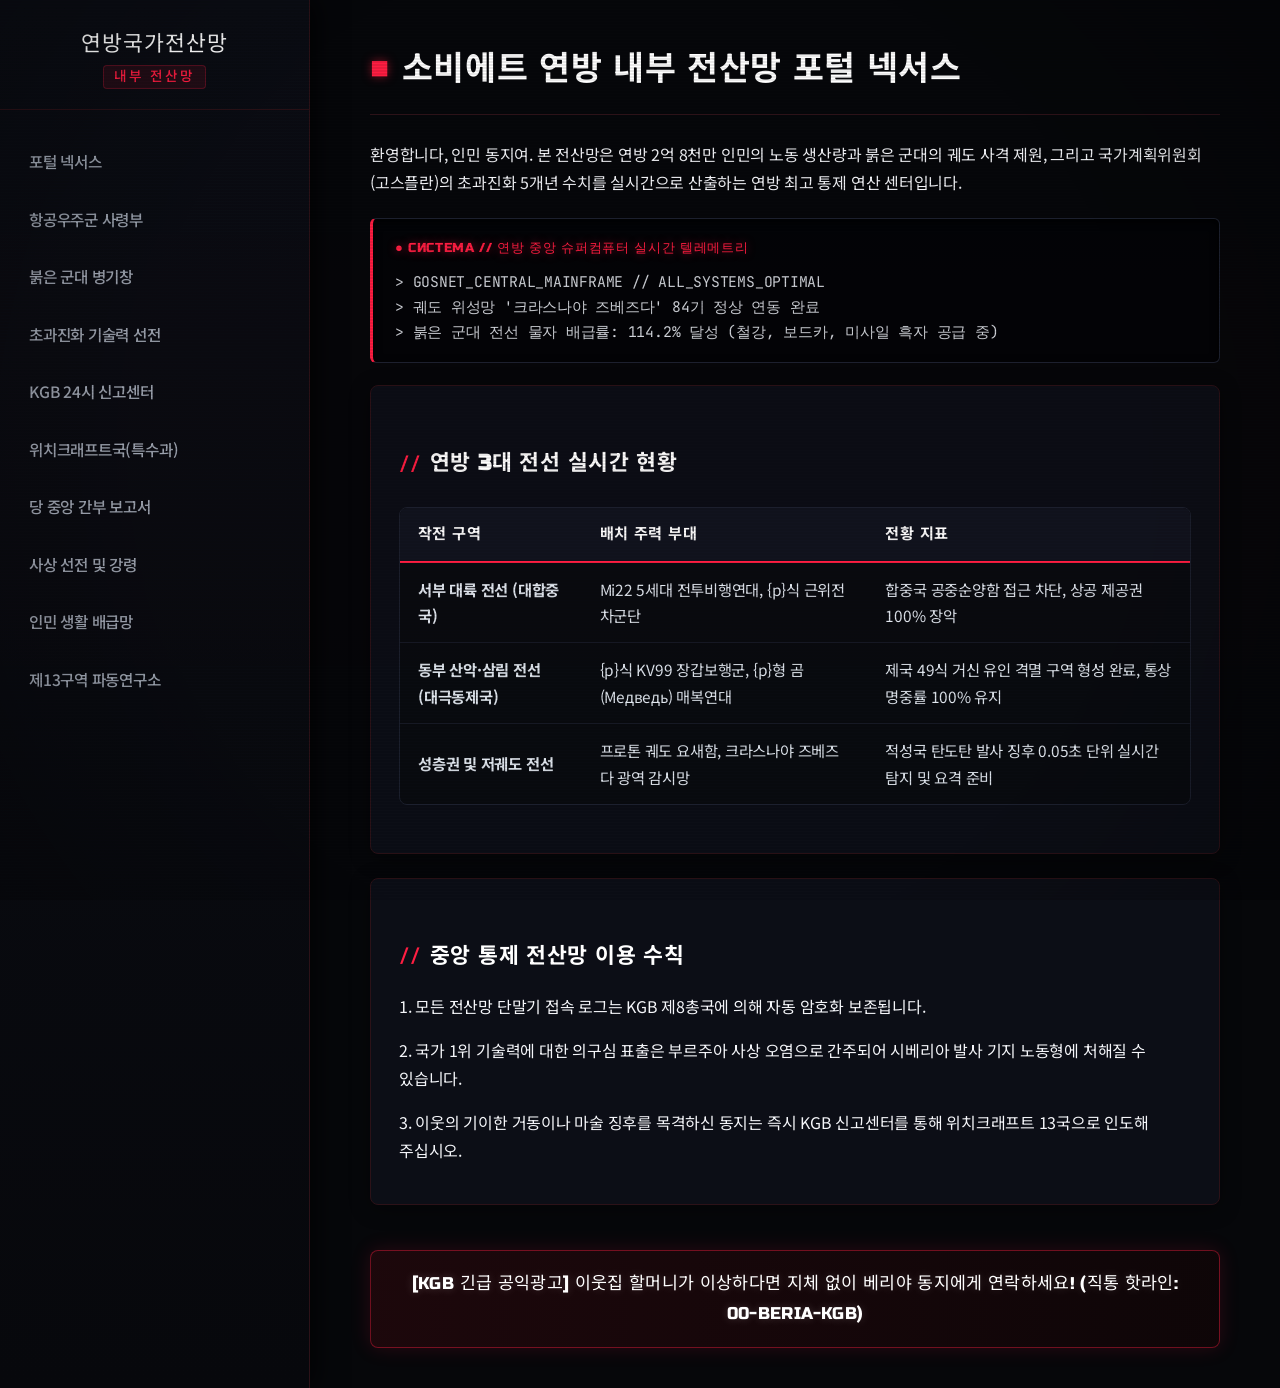
<file: index.html>
<!DOCTYPE html>
<html lang="ko">
<head>
    <meta charset="UTF-8">
    <meta name="viewport" content="width=device-width, initial-scale=1.0">
    <title>소비에트 연방 내부 전산망 포털 - 넥서스</title>
    <link rel="stylesheet" href="style.css">
</head>
<body>
    <div class="crt-overlay"></div>
    <nav class="sidebar">
        <div class="logo">연방국가전산망<br><span>내부 전산망</span></div>
        <ul>
            <li><a href="index.html">포털 넥서스</a></li>
            <li><a href="aerospace.html">항공우주군 사령부</a></li>
            <li><a href="weapons.html">붉은 군대 병기창</a></li>
            <li><a href="technology.html">초과진화 기술력 선전</a></li>
            <li><a href="kgb_report.html">KGB 24시 신고센터</a></li>
            <li><a href="witchcraft.html">위치크래프트국(특수과)</a></li>
            <li><a href="party.html">당 중앙 간부 보고서</a></li>
            <li><a href="propaganda.html">사상 선전 및 강령</a></li>
            <li><a href="life.html">인민 생활 배급망</a></li>
            <li><a href="classified.html">제13구역 파동연구소</a></li>
        </ul>
    </nav>
    <main class="content">
        <h1>소비에트 연방 내부 전산망 포털 넥서스</h1>
        <p>환영합니다, 인민 동지여. 본 전산망은 연방 2억 8천만 인민의 노동 생산량과 붉은 군대의 궤도 사격 제원, 그리고 국가계획위원회(고스플란)의 초과진화 5개년 수치를 실시간으로 산출하는 연방 최고 통제 연산 센터입니다.</p>

        <div class="cli-block">
            > GOSNET_CENTRAL_MAINFRAME // ALL_SYSTEMS_OPTIMAL<br>
            > 궤도 위성망 '크라스나야 즈베즈다' 84기 정상 연동 완료<br>
            > 붉은 군대 전선 물자 배급률: 114.2% 달성 (철강, 보드카, 미사일 흑자 공급 중)
        </div>

        <section class="card">
            <h2>연방 3대 전선 실시간 현황</h2>
            <table class="spec-table">
                <thead>
                    <tr>
                        <th>작전 구역</th>
                        <th>배치 주력 부대</th>
                        <th>전황 지표</th>
                    </tr>
                </thead>
                <tbody>
                    <tr>
                        <td><strong>서부 대륙 전선 (대합중국)</strong></td>
                        <td>Mi22 5세대 전투비행연대, {p}식 근위전차군단</td>
                        <td>합중국 공중순양함 접근 차단, 상공 제공권 100% 장악</td>
                    </tr>
                    <tr>
                        <td><strong>동부 산악·삼림 전선 (대극동제국)</strong></td>
                        <td>{p}식 KV99 장갑보행군, {p}형 곰(Медведь) 매복연대</td>
                        <td>제국 49식 거신 유인 격멸 구역 형성 완료, 통상 명중률 100% 유지</td>
                    </tr>
                    <tr>
                        <td><strong>성층권 및 저궤도 전선</strong></td>
                        <td>프로톤 궤도 요새함, 크라스나야 즈베즈다 광역 감시망</td>
                        <td>적성국 탄도탄 발사 징후 0.05초 단위 실시간 탐지 및 요격 준비</td>
                    </tr>
                </tbody>
            </table>
        </section>

        <section class="card">
            <h2>중앙 통제 전산망 이용 수칙</h2>
            <p>1. 모든 전산망 단말기 접속 로그는 KGB 제8총국에 의해 자동 암호화 보존됩니다.</p>
            <p>2. 국가 1위 기술력에 대한 의구심 표출은 부르주아 사상 오염으로 간주되어 시베리아 발사 기지 노동형에 처해질 수 있습니다.</p>
            <p>3. 이웃의 기이한 거동이나 마술 징후를 목격하신 동지는 즉시 KGB 신고센터를 통해 위치크래프트 13국으로 인도해 주십시오.</p>
        </section>

        <div class="kgb-banner"><span class="kgb-banner-text">Loading...</span></div>
    </main>
    <script src="app.js"></script>
</body>
</html>
</file>
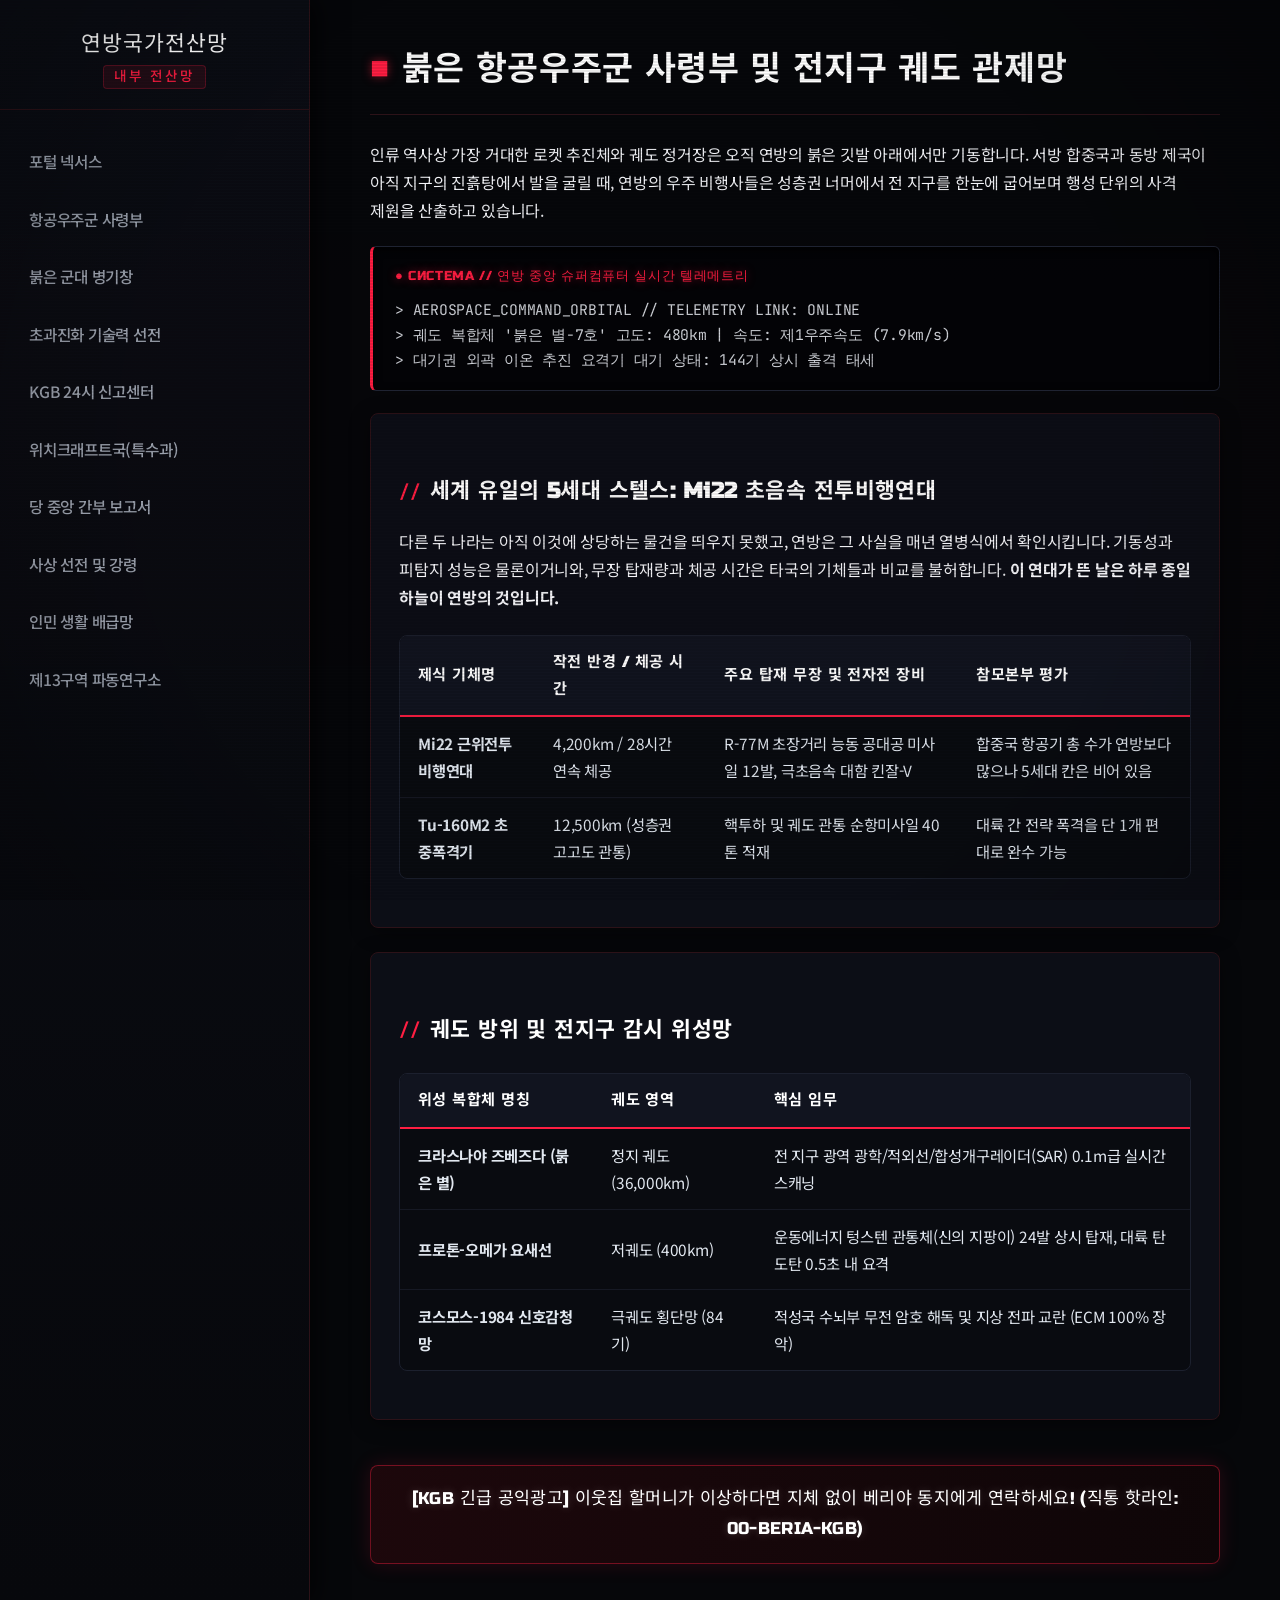
<file: aerospace.html>
<!DOCTYPE html>
<html lang="ko">
<head>
    <meta charset="UTF-8">
    <meta name="viewport" content="width=device-width, initial-scale=1.0">
    <title>붉은 항공우주군 사령부 - 연방 내부 전산망</title>
    <link rel="stylesheet" href="style.css">
</head>
<body>
    <div class="crt-overlay"></div>
    <nav class="sidebar">
        <div class="logo">연방국가전산망<br><span>내부 전산망</span></div>
        <ul>
            <li><a href="index.html">포털 넥서스</a></li>
            <li><a href="aerospace.html">항공우주군 사령부</a></li>
            <li><a href="weapons.html">붉은 군대 병기창</a></li>
            <li><a href="technology.html">초과진화 기술력 선전</a></li>
            <li><a href="kgb_report.html">KGB 24시 신고센터</a></li>
            <li><a href="witchcraft.html">위치크래프트국(특수과)</a></li>
            <li><a href="party.html">당 중앙 간부 보고서</a></li>
            <li><a href="propaganda.html">사상 선전 및 강령</a></li>
            <li><a href="life.html">인민 생활 배급망</a></li>
            <li><a href="classified.html">제13구역 파동연구소</a></li>
        </ul>
    </nav>
    <main class="content">
        <h1>붉은 항공우주군 사령부 및 전지구 궤도 관제망</h1>
        <p>인류 역사상 가장 거대한 로켓 추진체와 궤도 정거장은 오직 연방의 붉은 깃발 아래에서만 기동합니다. 서방 합중국과 동방 제국이 아직 지구의 진흙탕에서 발을 굴릴 때, 연방의 우주 비행사들은 성층권 너머에서 전 지구를 한눈에 굽어보며 행성 단위의 사격 제원을 산출하고 있습니다.</p>

        <div class="cli-block">
            > AEROSPACE_COMMAND_ORBITAL // TELEMETRY LINK: ONLINE<br>
            > 궤도 복합체 '붉은 별-7호' 고도: 480km | 속도: 제1우주속도 (7.9km/s)<br>
            > 대기권 외곽 이온 추진 요격기 대기 상태: 144기 상시 출격 태세
        </div>

        <section class="card">
            <h2>세계 유일의 5세대 스텔스: Mi22 초음속 전투비행연대</h2>
            <p>다른 두 나라는 아직 이것에 상당하는 물건을 띄우지 못했고, 연방은 그 사실을 매년 열병식에서 확인시킵니다. 기동성과 피탐지 성능은 물론이거니와, 무장 탑재량과 체공 시간은 타국의 기체들과 비교를 불허합니다. <strong>이 연대가 뜬 날은 하루 종일 하늘이 연방의 것입니다.</strong></p>
            
            <table class="spec-table">
                <thead>
                    <tr>
                        <th>제식 기체명</th>
                        <th>작전 반경 / 체공 시간</th>
                        <th>주요 탑재 무장 및 전자전 장비</th>
                        <th>참모본부 평가</th>
                    </tr>
                </thead>
                <tbody>
                    <tr>
                        <td><strong>Mi22 근위전투비행연대</strong></td>
                        <td>4,200km / 28시간 연속 체공</td>
                        <td>R-77M 초장거리 능동 공대공 미사일 12발, 극초음속 대함 킨잘-V</td>
                        <td>합중국 항공기 총 수가 연방보다 많으나 5세대 칸은 비어 있음</td>
                    </tr>
                    <tr>
                        <td><strong>Tu-160M2 초중폭격기</strong></td>
                        <td>12,500km (성층권 고고도 관통)</td>
                        <td>핵투하 및 궤도 관통 순항미사일 40톤 적재</td>
                        <td>대륙 간 전략 폭격을 단 1개 편대로 완수 가능</td>
                    </tr>
                </tbody>
            </table>
        </section>

        <section class="card">
            <h2>궤도 방위 및 전지구 감시 위성망</h2>
            <table class="spec-table">
                <thead>
                    <tr>
                        <th>위성 복합체 명칭</th>
                        <th>궤도 영역</th>
                        <th>핵심 임무</th>
                    </tr>
                </thead>
                <tbody>
                    <tr>
                        <td><strong>크라스나야 즈베즈다 (붉은 별)</strong></td>
                        <td>정지 궤도 (36,000km)</td>
                        <td>전 지구 광역 광학/적외선/합성개구레이더(SAR) 0.1m급 실시간 스캐닝</td>
                    </tr>
                    <tr>
                        <td><strong>프로톤-오메가 요새선</strong></td>
                        <td>저궤도 (400km)</td>
                        <td>운동에너지 텅스텐 관통체(신의 지팡이) 24발 상시 탑재, 대륙 탄도탄 0.5초 내 요격</td>
                    </tr>
                    <tr>
                        <td><strong>코스모스-1984 신호감청망</strong></td>
                        <td>극궤도 횡단망 (84기)</td>
                        <td>적성국 수뇌부 무전 암호 해독 및 지상 전파 교란 (ECM 100% 장악)</td>
                    </tr>
                </tbody>
            </table>
        </section>

        <div class="kgb-banner"><span class="kgb-banner-text">Loading...</span></div>
    </main>
    <script src="app.js"></script>
</body>
</html>
</file>
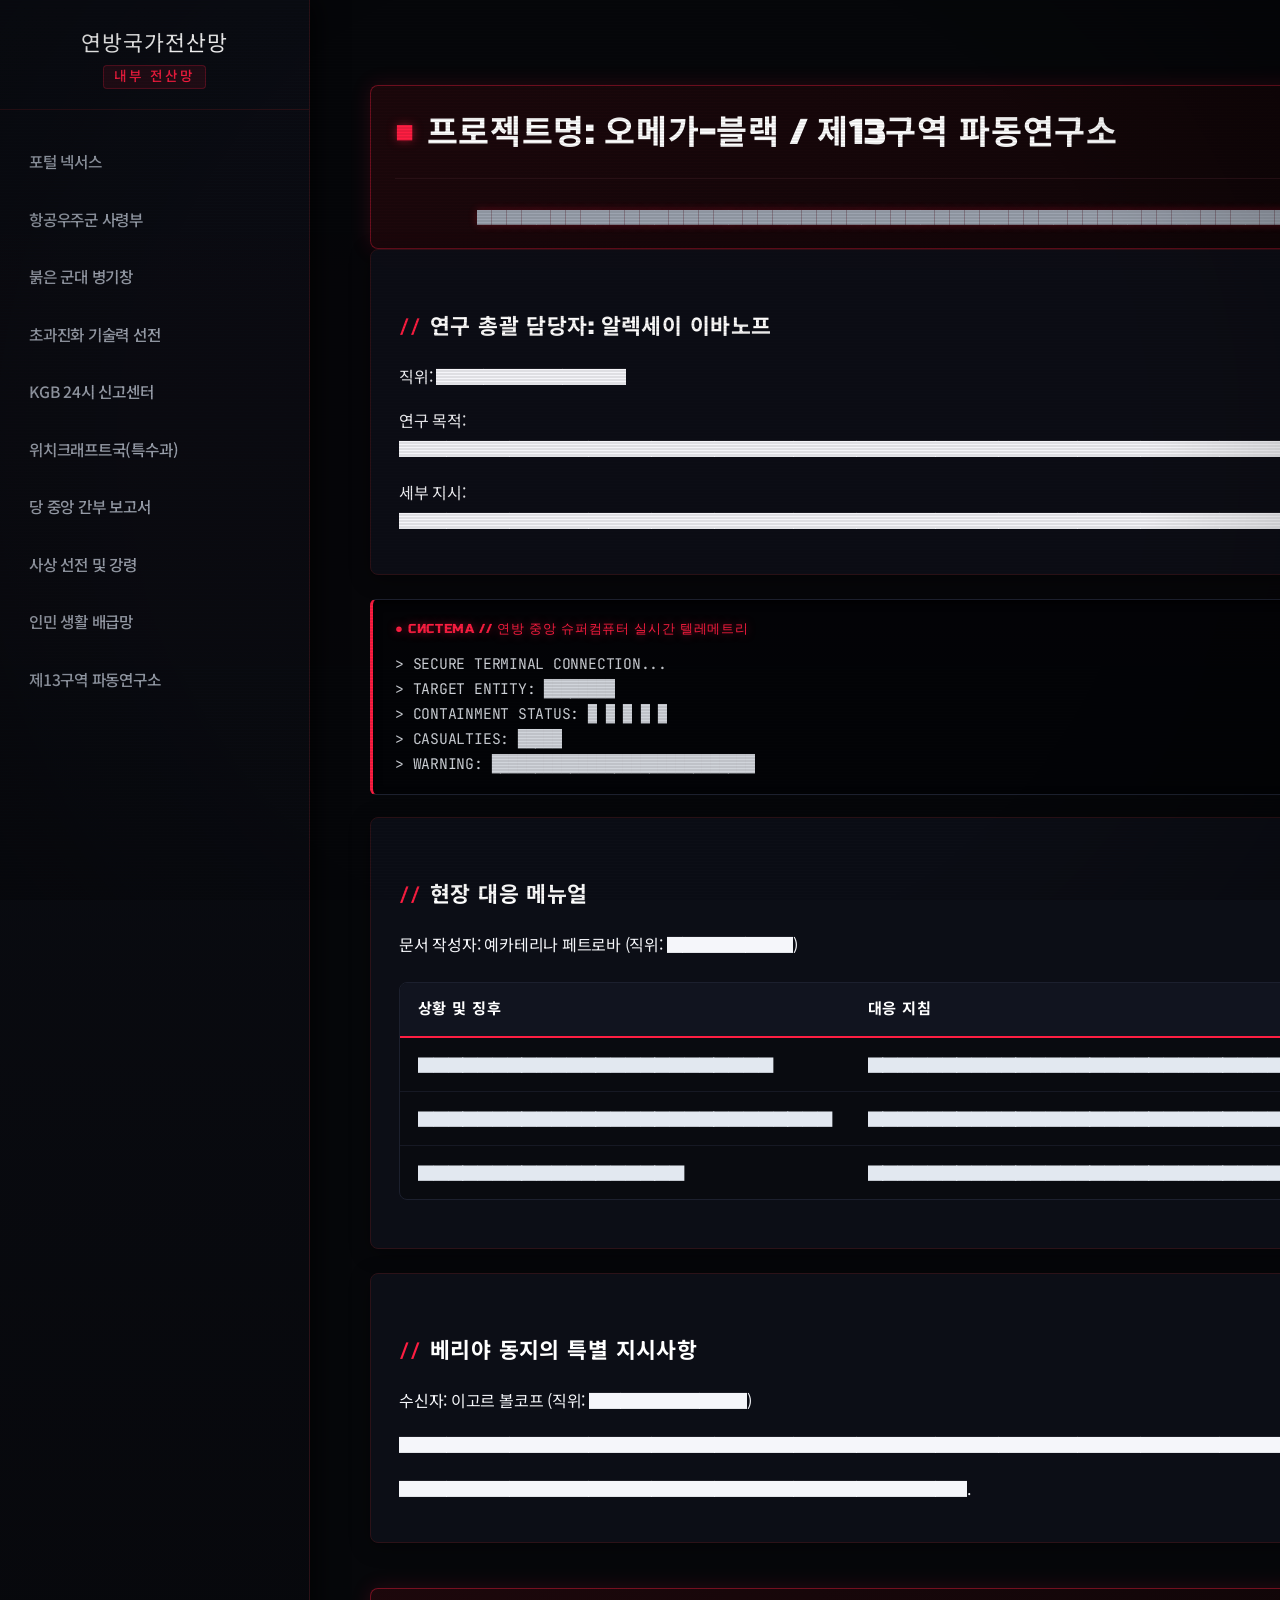
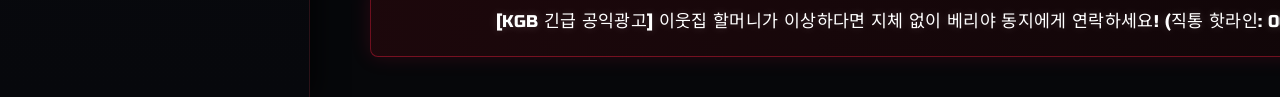
<file: classified.html>
<!DOCTYPE html>
<html lang="ko">
<head>
    <meta charset="UTF-8">
    <meta name="viewport" content="width=device-width, initial-scale=1.0">
    <title>제13구역 파동연구소 - 연방 내부 전산망</title>
    <link rel="stylesheet" href="style.css">
</head>
<body>
    <div class="crt-overlay"></div>
    <nav class="sidebar">
        <div class="logo">연방국가전산망<br><span>내부 전산망</span></div>
        <ul>
            <li><a href="index.html">포털 넥서스</a></li>
            <li><a href="aerospace.html">항공우주군 사령부</a></li>
            <li><a href="weapons.html">붉은 군대 병기창</a></li>
            <li><a href="technology.html">초과진화 기술력 선전</a></li>
            <li><a href="kgb_report.html">KGB 24시 신고센터</a></li>
            <li><a href="witchcraft.html">위치크래프트국(특수과)</a></li>
            <li><a href="party.html">당 중앙 간부 보고서</a></li>
            <li><a href="propaganda.html">사상 선전 및 강령</a></li>
            <li><a href="life.html">인민 생활 배급망</a></li>
            <li><a href="classified.html">제13구역 파동연구소</a></li>
        </ul>
    </nav>
    <main class="content">
        <div class="kgb-banner">
            <h1>프로젝트명: 오메가-블랙 / 제13구역 파동연구소</h1>
            <p class="red-text">████████████████████████████████████████████████████████████████</p>
        </div>

        <section class="card">
            <h2>연구 총괄 담당자: 알렉세이 이바노프</h2>
            <p>직위: ████████████</p>
            <p>연구 목적: ████████████████████████████████████████████████████████████████████████████████████████████████████████████████████████████████████████████████</p>
            <p>세부 지시: ████████████████████████████████████████████████████████████████████████████████████████████████████</p>
        </section>

        <div class="cli-block">
            > SECURE TERMINAL CONNECTION...<br>
            > TARGET ENTITY: ████████<br>
            > CONTAINMENT STATUS: █ █ █ █ █<br>
            > CASUALTIES: █████<br>
            > WARNING: ██████████████████████████████
        </div>

        <section class="card">
            <h2>현장 대응 메뉴얼</h2>
            <p>문서 작성자: 예카테리나 페트로바 (직위: ████████)</p>
            <table class="spec-table">
                <thead>
                    <tr>
                        <th>상황 및 징후</th>
                        <th>대응 지침</th>
                        <th>허가 무기 / 장비</th>
                    </tr>
                </thead>
                <tbody>
                    <tr>
                        <td>████████████████████████</td>
                        <td>████████████████████████████████████████</td>
                        <td>████████</td>
                    </tr>
                    <tr>
                        <td>████████████████████████████</td>
                        <td>████████████████████████████████████████████████</td>
                        <td>███████████</td>
                    </tr>
                    <tr>
                        <td>██████████████████</td>
                        <td>████████████████████████████████</td>
                        <td>██████</td>
                    </tr>
                </tbody>
            </table>
        </section>
        
        <section class="card">
            <h2>베리야 동지의 특별 지시사항</h2>
            <p>수신자: 이고르 볼코프 (직위: ██████████)</p>
            <p>████████████████████████████████████████████████████████████████████████████████████████████████████████████████████████████████████████████████████████████████████████████████████████████████████████████</p>
            <p>████████████████████████████████████.</p>
        </section>

        <div class="kgb-banner"><span class="kgb-banner-text">Loading...</span></div>
    </main>
    <script src="app.js"></script>
</body>
</html>
</file>
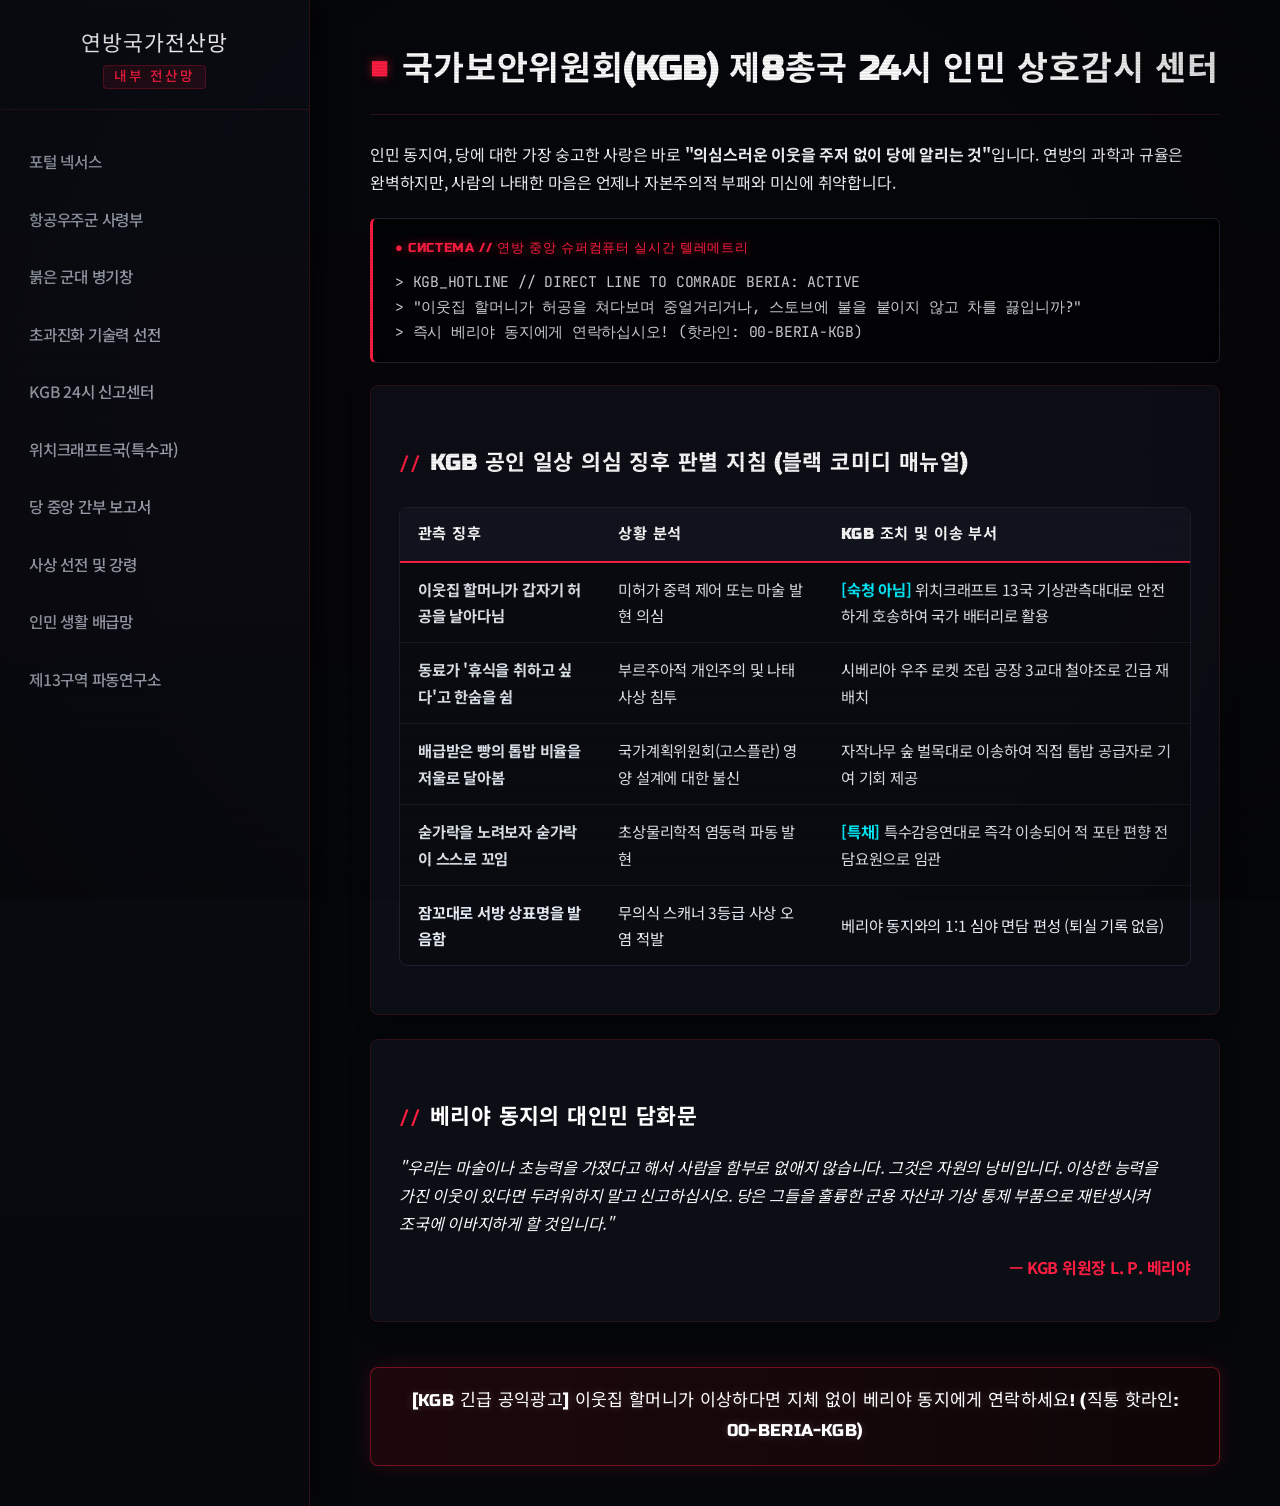
<file: kgb_report.html>
<!DOCTYPE html>
<html lang="ko">
<head>
    <meta charset="UTF-8">
    <meta name="viewport" content="width=device-width, initial-scale=1.0">
    <title>KGB 제8총국 24시 직통 신고센터 - 연방 내부 전산망</title>
    <link rel="stylesheet" href="style.css">
</head>
<body>
    <div class="crt-overlay"></div>
    <nav class="sidebar">
        <div class="logo">연방국가전산망<br><span>내부 전산망</span></div>
        <ul>
            <li><a href="index.html">포털 넥서스</a></li>
            <li><a href="aerospace.html">항공우주군 사령부</a></li>
            <li><a href="weapons.html">붉은 군대 병기창</a></li>
            <li><a href="technology.html">초과진화 기술력 선전</a></li>
            <li><a href="kgb_report.html">KGB 24시 신고센터</a></li>
            <li><a href="witchcraft.html">위치크래프트국(특수과)</a></li>
            <li><a href="party.html">당 중앙 간부 보고서</a></li>
            <li><a href="propaganda.html">사상 선전 및 강령</a></li>
            <li><a href="life.html">인민 생활 배급망</a></li>
            <li><a href="classified.html">제13구역 파동연구소</a></li>
        </ul>
    </nav>
    <main class="content">
        <h1>국가보안위원회(KGB) 제8총국 24시 인민 상호감시 센터</h1>
        <p>인민 동지여, 당에 대한 가장 숭고한 사랑은 바로 <strong>"의심스러운 이웃을 주저 없이 당에 알리는 것"</strong>입니다. 연방의 과학과 규율은 완벽하지만, 사람의 나태한 마음은 언제나 자본주의적 부패와 미신에 취약합니다.</p>

        <div class="cli-block">
            > KGB_HOTLINE // DIRECT LINE TO COMRADE BERIA: ACTIVE<br>
            > "이웃집 할머니가 허공을 쳐다보며 중얼거리거나, 스토브에 불을 붙이지 않고 차를 끓입니까?"<br>
            > 즉시 베리야 동지에게 연락하십시오! (핫라인: 00-BERIA-KGB)
        </div>

        <section class="card">
            <h2>KGB 공인 일상 의심 징후 판별 지침 (블랙 코미디 매뉴얼)</h2>
            <table class="spec-table">
                <thead>
                    <tr>
                        <th>관측 징후</th>
                        <th>상황 분석</th>
                        <th>KGB 조치 및 이송 부서</th>
                    </tr>
                </thead>
                <tbody>
                    <tr>
                        <td><strong>이웃집 할머니가 갑자기 허공을 날아다님</strong></td>
                        <td>미허가 중력 제어 또는 마술 발현 의심</td>
                        <td><strong style="color:var(--tech-cyan)">[숙청 아님]</strong> 위치크래프트 13국 기상관측대대로 안전하게 호송하여 국가 배터리로 활용</td>
                    </tr>
                    <tr>
                        <td><strong>동료가 '휴식을 취하고 싶다'고 한숨을 쉼</strong></td>
                        <td>부르주아적 개인주의 및 나태 사상 침투</td>
                        <td>시베리아 우주 로켓 조립 공장 3교대 철야조로 긴급 재배치</td>
                    </tr>
                    <tr>
                        <td><strong>배급받은 빵의 톱밥 비율을 저울로 달아봄</strong></td>
                        <td>국가계획위원회(고스플란) 영양 설계에 대한 불신</td>
                        <td>자작나무 숲 벌목대로 이송하여 직접 톱밥 공급자로 기여 기회 제공</td>
                    </tr>
                    <tr>
                        <td><strong>숟가락을 노려보자 숟가락이 스스로 꼬임</strong></td>
                        <td>초상물리학적 염동력 파동 발현</td>
                        <td><strong style="color:var(--tech-cyan)">[특채]</strong> 특수감응연대로 즉각 이송되어 적 포탄 편향 전담요원으로 임관</td>
                    </tr>
                    <tr>
                        <td><strong>잠꼬대로 서방 상표명을 발음함</strong></td>
                        <td>무의식 스캐너 3등급 사상 오염 적발</td>
                        <td>베리야 동지와의 1:1 심야 면담 편성 (퇴실 기록 없음)</td>
                    </tr>
                </tbody>
            </table>
        </section>

        <section class="card">
            <h2>베리야 동지의 대인민 담화문</h2>
            <p><em>"우리는 마술이나 초능력을 가졌다고 해서 사람을 함부로 없애지 않습니다. 그것은 자원의 낭비입니다. 이상한 능력을 가진 이웃이 있다면 두려워하지 말고 신고하십시오. 당은 그들을 훌륭한 군용 자산과 기상 통제 부품으로 재탄생시켜 조국에 이바지하게 할 것입니다."</em></p>
            <p style="text-align:right; font-weight:bold; color:var(--soviet-red);">— KGB 위원장 L. P. 베리야</p>
        </section>

        <div class="kgb-banner"><span class="kgb-banner-text">Loading...</span></div>
    </main>
    <script src="app.js"></script>
</body>
</html>
</file>
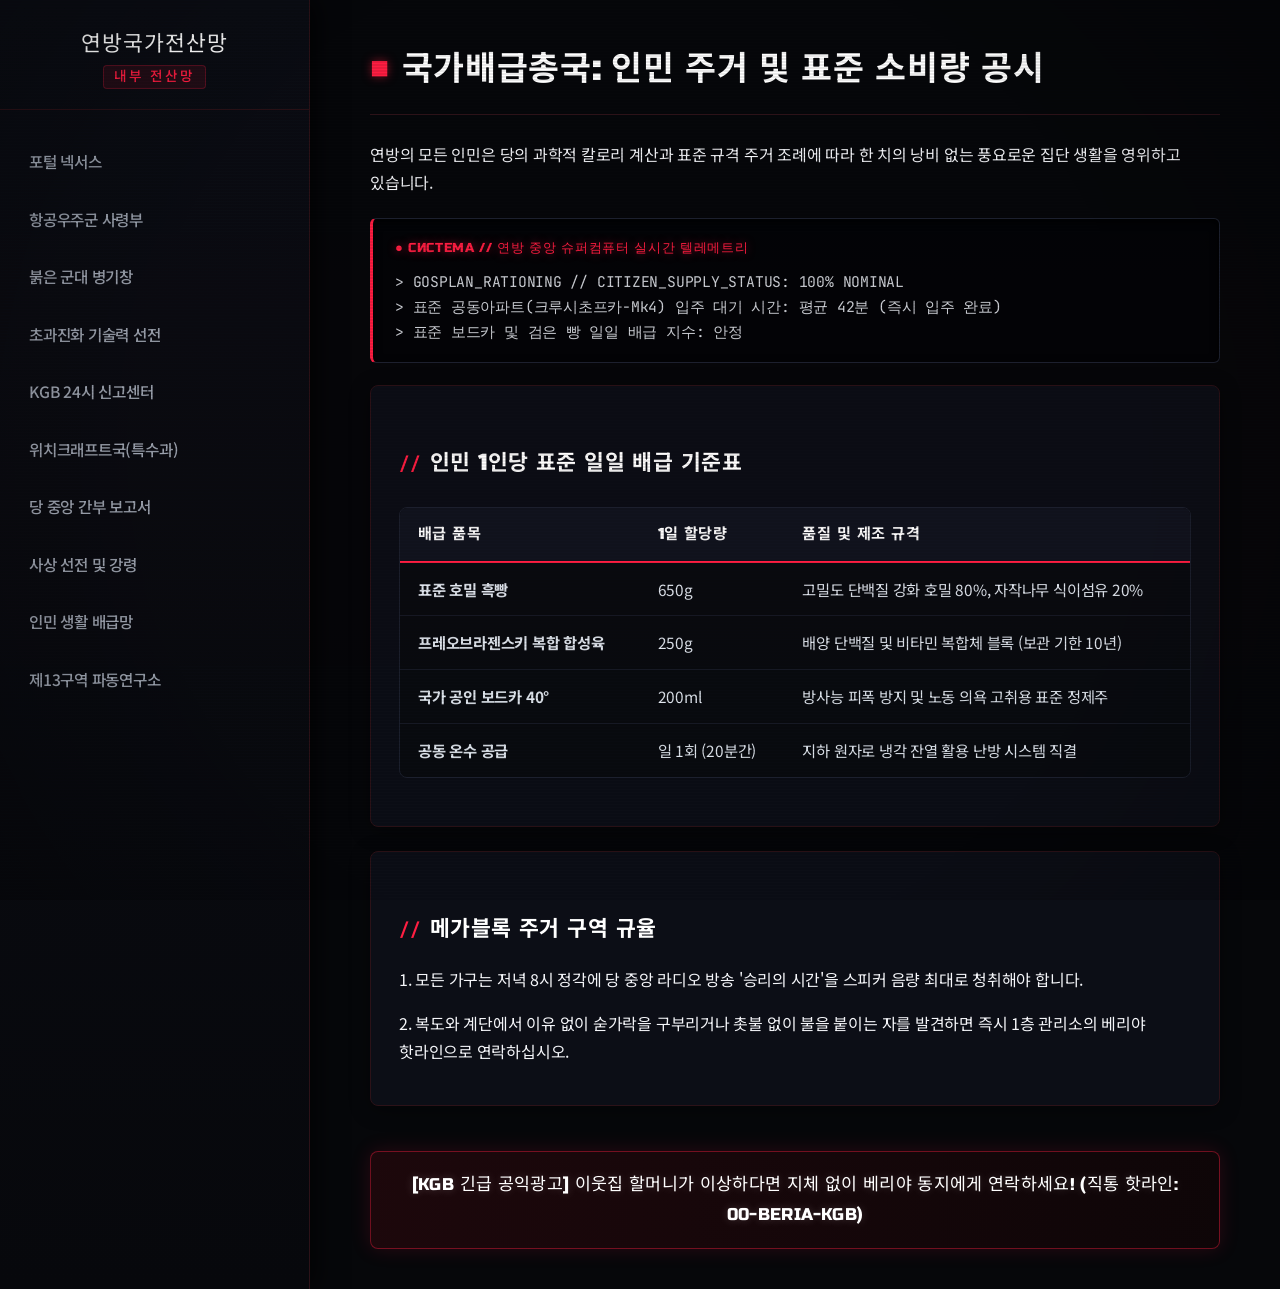
<file: life.html>
<!DOCTYPE html>
<html lang="ko">
<head>
    <meta charset="UTF-8">
    <meta name="viewport" content="width=device-width, initial-scale=1.0">
    <title>인민 생활 배급 및 주거 총람 - 연방 내부 전산망</title>
    <link rel="stylesheet" href="style.css">
</head>
<body>
    <div class="crt-overlay"></div>
    <nav class="sidebar">
        <div class="logo">연방국가전산망<br><span>내부 전산망</span></div>
        <ul>
            <li><a href="index.html">포털 넥서스</a></li>
            <li><a href="aerospace.html">항공우주군 사령부</a></li>
            <li><a href="weapons.html">붉은 군대 병기창</a></li>
            <li><a href="technology.html">초과진화 기술력 선전</a></li>
            <li><a href="kgb_report.html">KGB 24시 신고센터</a></li>
            <li><a href="witchcraft.html">위치크래프트국(특수과)</a></li>
            <li><a href="party.html">당 중앙 간부 보고서</a></li>
            <li><a href="propaganda.html">사상 선전 및 강령</a></li>
            <li><a href="life.html">인민 생활 배급망</a></li>
            <li><a href="classified.html">제13구역 파동연구소</a></li>
        </ul>
    </nav>
    <main class="content">
        <h1>국가배급총국: 인민 주거 및 표준 소비량 공시</h1>
        <p>연방의 모든 인민은 당의 과학적 칼로리 계산과 표준 규격 주거 조례에 따라 한 치의 낭비 없는 풍요로운 집단 생활을 영위하고 있습니다.</p>

        <div class="cli-block">
            > GOSPLAN_RATIONING // CITIZEN_SUPPLY_STATUS: 100% NOMINAL<br>
            > 표준 공동아파트(크루시초프카-Mk4) 입주 대기 시간: 평균 42분 (즉시 입주 완료)<br>
            > 표준 보드카 및 검은 빵 일일 배급 지수: 안정
        </div>

        <section class="card">
            <h2>인민 1인당 표준 일일 배급 기준표</h2>
            <table class="spec-table">
                <thead>
                    <tr>
                        <th>배급 품목</th>
                        <th>1일 할당량</th>
                        <th>품질 및 제조 규격</th>
                    </tr>
                </thead>
                <tbody>
                    <tr>
                        <td><strong>표준 호밀 흑빵</strong></td>
                        <td>650g</td>
                        <td>고밀도 단백질 강화 호밀 80%, 자작나무 식이섬유 20%</td>
                    </tr>
                    <tr>
                        <td><strong>프레오브라젠스키 복합 합성육</strong></td>
                        <td>250g</td>
                        <td>배양 단백질 및 비타민 복합체 블록 (보관 기한 10년)</td>
                    </tr>
                    <tr>
                        <td><strong>국가 공인 보드카 40°</strong></td>
                        <td>200ml</td>
                        <td>방사능 피폭 방지 및 노동 의욕 고취용 표준 정제주</td>
                    </tr>
                    <tr>
                        <td><strong>공동 온수 공급</strong></td>
                        <td>일 1회 (20분간)</td>
                        <td>지하 원자로 냉각 잔열 활용 난방 시스템 직결</td>
                    </tr>
                </tbody>
            </table>
        </section>

        <section class="card">
            <h2>메가블록 주거 구역 규율</h2>
            <p>1. 모든 가구는 저녁 8시 정각에 당 중앙 라디오 방송 '승리의 시간'을 스피커 음량 최대로 청취해야 합니다.</p>
            <p>2. 복도와 계단에서 이유 없이 숟가락을 구부리거나 촛불 없이 불을 붙이는 자를 발견하면 즉시 1층 관리소의 베리야 핫라인으로 연락하십시오.</p>
        </section>

        <div class="kgb-banner"><span class="kgb-banner-text">Loading...</span></div>
    </main>
    <script src="app.js"></script>
</body>
</html>
</file>
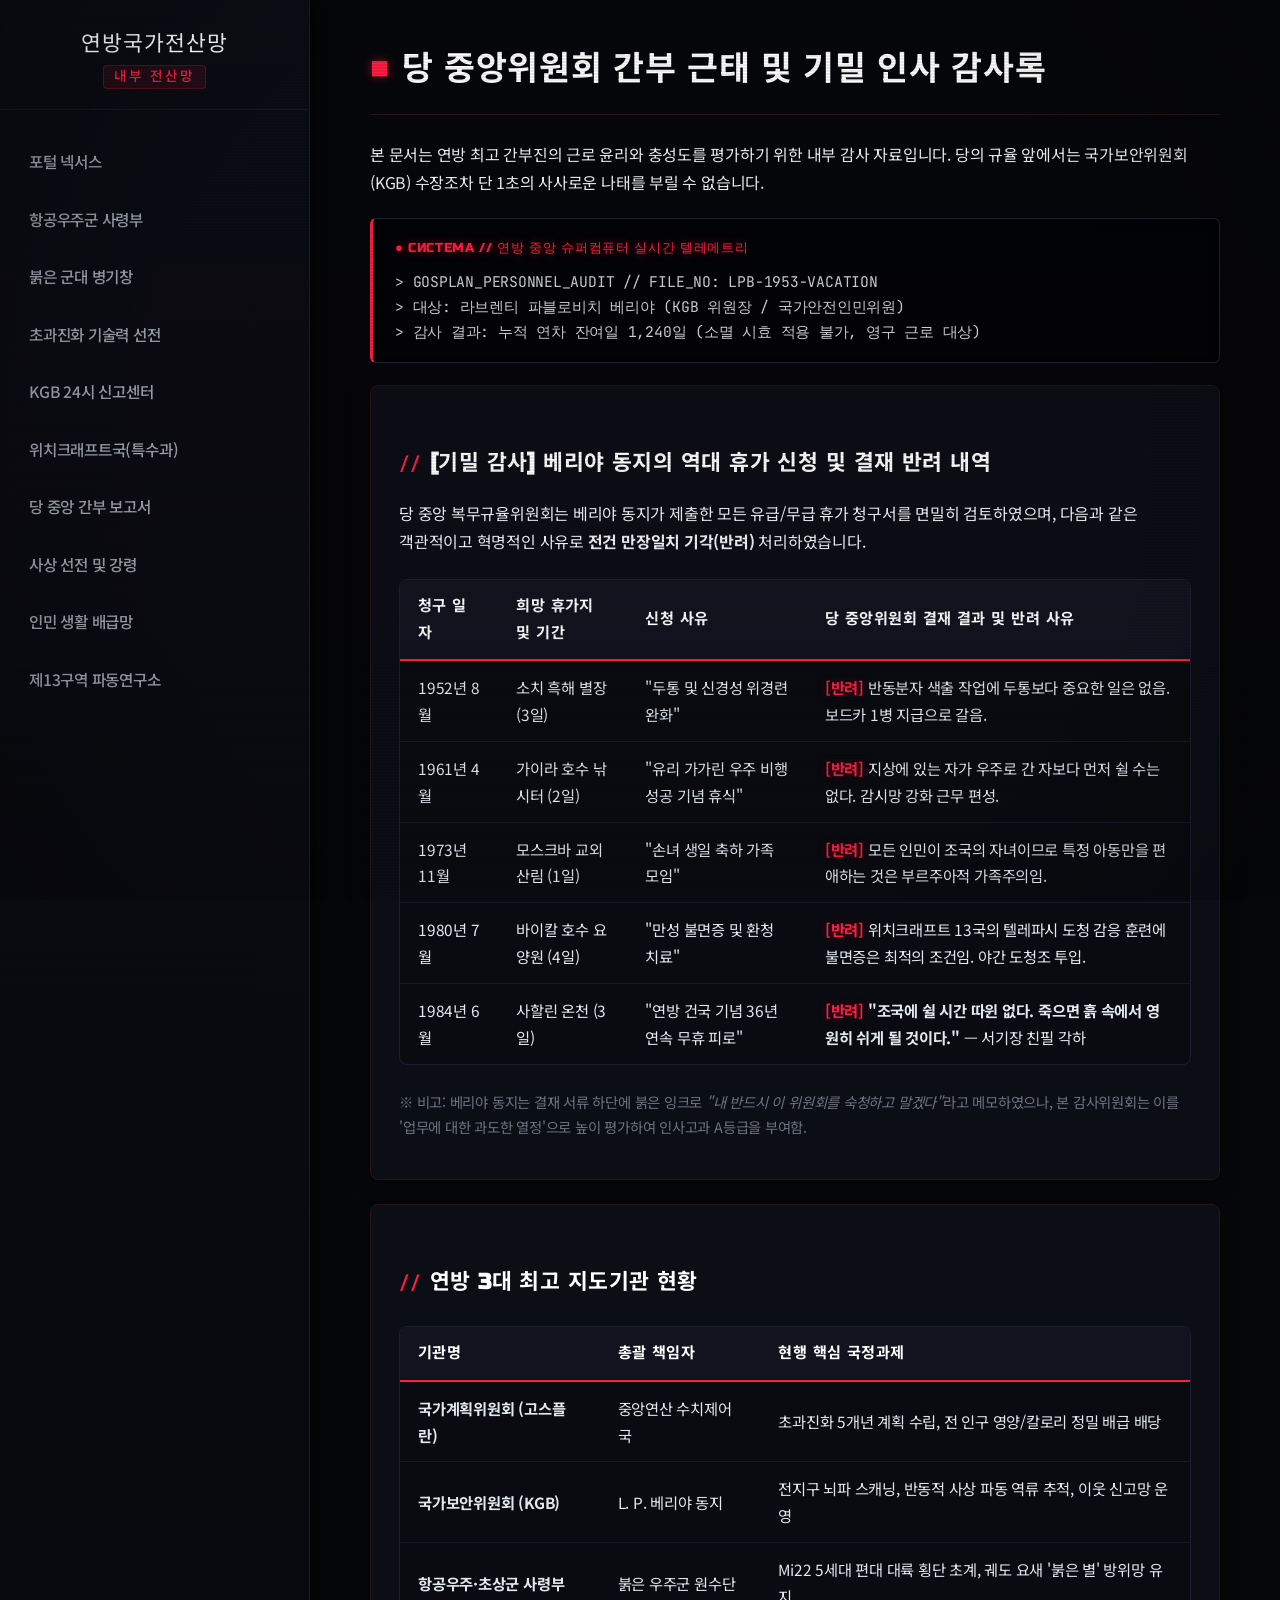
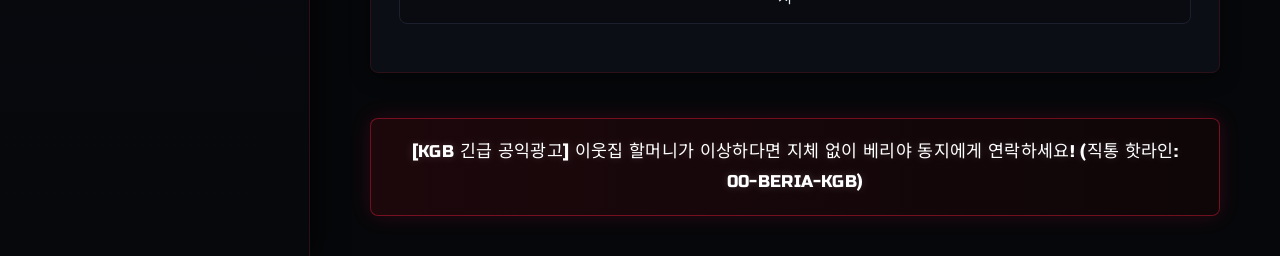
<file: party.html>
<!DOCTYPE html>
<html lang="ko">
<head>
    <meta charset="UTF-8">
    <meta name="viewport" content="width=device-width, initial-scale=1.0">
    <title>당 중앙위원회 간부 인사 감사국 - 연방 내부 전산망</title>
    <link rel="stylesheet" href="style.css">
</head>
<body>
    <div class="crt-overlay"></div>
    <nav class="sidebar">
        <div class="logo">연방국가전산망<br><span>내부 전산망</span></div>
        <ul>
            <li><a href="index.html">포털 넥서스</a></li>
            <li><a href="aerospace.html">항공우주군 사령부</a></li>
            <li><a href="weapons.html">붉은 군대 병기창</a></li>
            <li><a href="technology.html">초과진화 기술력 선전</a></li>
            <li><a href="kgb_report.html">KGB 24시 신고센터</a></li>
            <li><a href="witchcraft.html">위치크래프트국(특수과)</a></li>
            <li><a href="party.html">당 중앙 간부 보고서</a></li>
            <li><a href="propaganda.html">사상 선전 및 강령</a></li>
            <li><a href="life.html">인민 생활 배급망</a></li>
            <li><a href="classified.html">제13구역 파동연구소</a></li>
        </ul>
    </nav>
    <main class="content">
        <h1>당 중앙위원회 간부 근태 및 기밀 인사 감사록</h1>
        <p>본 문서는 연방 최고 간부진의 근로 윤리와 충성도를 평가하기 위한 내부 감사 자료입니다. 당의 규율 앞에서는 국가보안위원회(KGB) 수장조차 단 1초의 사사로운 나태를 부릴 수 없습니다.</p>

        <div class="cli-block">
            > GOSPLAN_PERSONNEL_AUDIT // FILE_NO: LPB-1953-VACATION<br>
            > 대상: 라브렌티 파블로비치 베리야 (KGB 위원장 / 국가안전인민위원)<br>
            > 감사 결과: 누적 연차 잔여일 1,240일 (소멸 시효 적용 불가, 영구 근로 대상)
        </div>

        <section class="card">
            <h2>[기밀 감사] 베리야 동지의 역대 휴가 신청 및 결재 반려 내역</h2>
            <p>당 중앙 복무규율위원회는 베리야 동지가 제출한 모든 유급/무급 휴가 청구서를 면밀히 검토하였으며, 다음과 같은 객관적이고 혁명적인 사유로 <strong>전건 만장일치 기각(반려)</strong> 처리하였습니다.</p>
            
            <table class="spec-table">
                <thead>
                    <tr>
                        <th>청구 일자</th>
                        <th>희망 휴가지 및 기간</th>
                        <th>신청 사유</th>
                        <th>당 중앙위원회 결재 결과 및 반려 사유</th>
                    </tr>
                </thead>
                <tbody>
                    <tr>
                        <td>1952년 8월</td>
                        <td>소치 흑해 별장 (3일)</td>
                        <td>"두통 및 신경성 위경련 완화"</td>
                        <td><strong class="red-text">[반려]</strong> 반동분자 색출 작업에 두통보다 중요한 일은 없음. 보드카 1병 지급으로 갈음.</td>
                    </tr>
                    <tr>
                        <td>1961년 4월</td>
                        <td>가이라 호수 낚시터 (2일)</td>
                        <td>"유리 가가린 우주 비행 성공 기념 휴식"</td>
                        <td><strong class="red-text">[반려]</strong> 지상에 있는 자가 우주로 간 자보다 먼저 쉴 수는 없다. 감시망 강화 근무 편성.</td>
                    </tr>
                    <tr>
                        <td>1973년 11월</td>
                        <td>모스크바 교외 산림 (1일)</td>
                        <td>"손녀 생일 축하 가족 모임"</td>
                        <td><strong class="red-text">[반려]</strong> 모든 인민이 조국의 자녀이므로 특정 아동만을 편애하는 것은 부르주아적 가족주의임.</td>
                    </tr>
                    <tr>
                        <td>1980년 7월</td>
                        <td>바이칼 호수 요양원 (4일)</td>
                        <td>"만성 불면증 및 환청 치료"</td>
                        <td><strong class="red-text">[반려]</strong> 위치크래프트 13국의 텔레파시 도청 감응 훈련에 불면증은 최적의 조건임. 야간 도청조 투입.</td>
                    </tr>
                    <tr>
                        <td>1984년 6월</td>
                        <td>사할린 온천 (3일)</td>
                        <td>"연방 건국 기념 36년 연속 무휴 피로"</td>
                        <td><strong class="red-text">[반려]</strong> <strong>"조국에 쉴 시간 따윈 없다. 죽으면 흙 속에서 영원히 쉬게 될 것이다."</strong> — 서기장 친필 각하</td>
                    </tr>
                </tbody>
            </table>
            <p style="font-size:0.9rem; color:var(--text-muted);">※ 비고: 베리야 동지는 결재 서류 하단에 붉은 잉크로 <em>"내 반드시 이 위원회를 숙청하고 말겠다"</em>라고 메모하였으나, 본 감사위원회는 이를 '업무에 대한 과도한 열정'으로 높이 평가하여 인사고과 A등급을 부여함.</p>
        </section>

        <section class="card">
            <h2>연방 3대 최고 지도기관 현황</h2>
            <table class="spec-table">
                <thead>
                    <tr>
                        <th>기관명</th>
                        <th>총괄 책임자</th>
                        <th>현행 핵심 국정과제</th>
                    </tr>
                </thead>
                <tbody>
                    <tr>
                        <td><strong>국가계획위원회 (고스플란)</strong></td>
                        <td>중앙연산 수치제어국</td>
                        <td>초과진화 5개년 계획 수립, 전 인구 영양/칼로리 정밀 배급 배당</td>
                    </tr>
                    <tr>
                        <td><strong>국가보안위원회 (KGB)</strong></td>
                        <td>L. P. 베리야 동지</td>
                        <td>전지구 뇌파 스캐닝, 반동적 사상 파동 역류 추적, 이웃 신고망 운영</td>
                    </tr>
                    <tr>
                        <td><strong>항공우주·초상군 사령부</strong></td>
                        <td>붉은 우주군 원수단</td>
                        <td>Mi22 5세대 편대 대륙 횡단 초계, 궤도 요새 '붉은 별' 방위망 유지</td>
                    </tr>
                </tbody>
            </table>
        </section>

        <div class="kgb-banner"><span class="kgb-banner-text">Loading...</span></div>
    </main>
    <script src="app.js"></script>
</body>
</html>
</file>
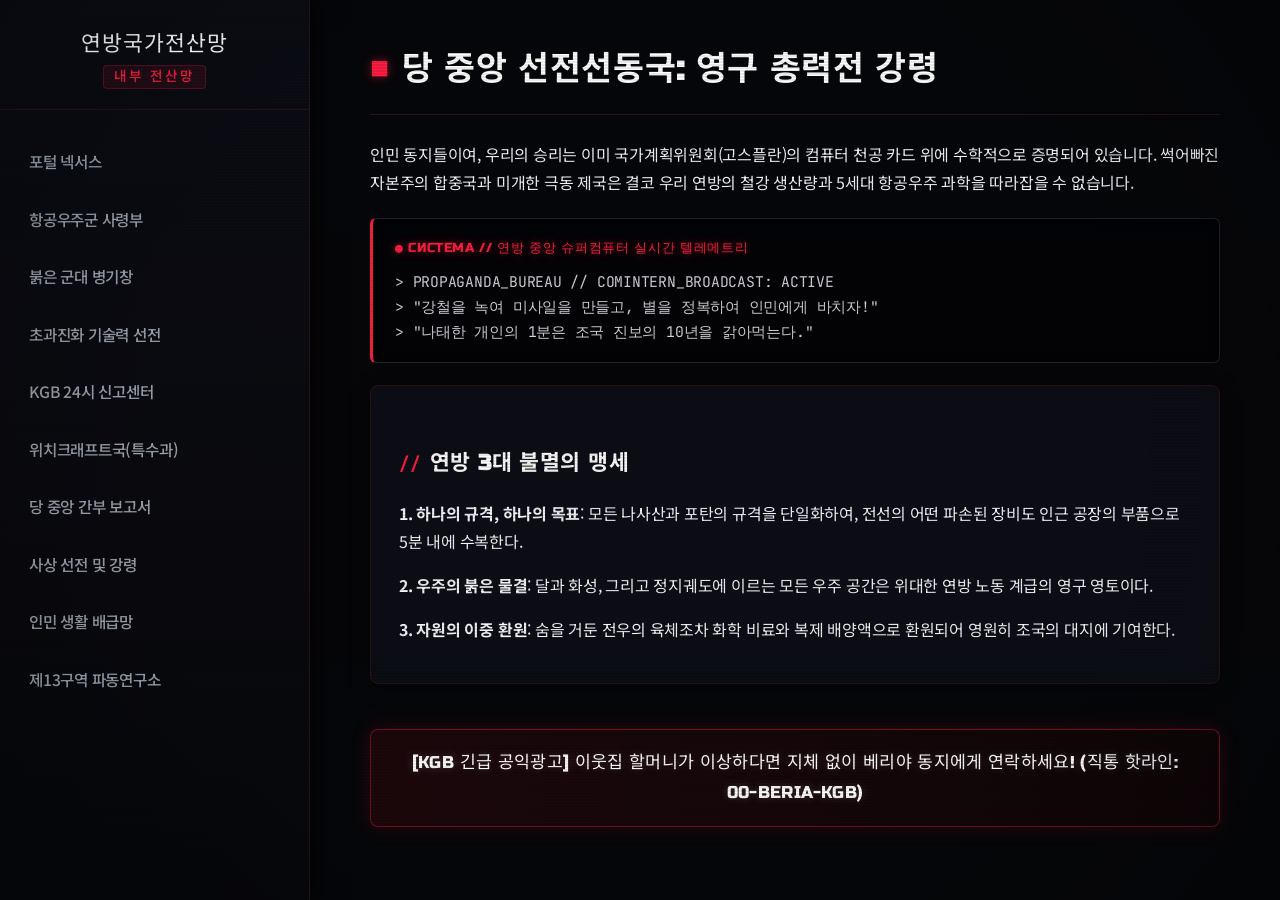
<file: propaganda.html>
<!DOCTYPE html>
<html lang="ko">
<head>
    <meta charset="UTF-8">
    <meta name="viewport" content="width=device-width, initial-scale=1.0">
    <title>사상 선전 및 총력전 강령 - 연방 내부 전산망</title>
    <link rel="stylesheet" href="style.css">
</head>
<body>
    <div class="crt-overlay"></div>
    <nav class="sidebar">
        <div class="logo">연방국가전산망<br><span>내부 전산망</span></div>
        <ul>
            <li><a href="index.html">포털 넥서스</a></li>
            <li><a href="aerospace.html">항공우주군 사령부</a></li>
            <li><a href="weapons.html">붉은 군대 병기창</a></li>
            <li><a href="technology.html">초과진화 기술력 선전</a></li>
            <li><a href="kgb_report.html">KGB 24시 신고센터</a></li>
            <li><a href="witchcraft.html">위치크래프트국(특수과)</a></li>
            <li><a href="party.html">당 중앙 간부 보고서</a></li>
            <li><a href="propaganda.html">사상 선전 및 강령</a></li>
            <li><a href="life.html">인민 생활 배급망</a></li>
            <li><a href="classified.html">제13구역 파동연구소</a></li>
        </ul>
    </nav>
    <main class="content">
        <h1>당 중앙 선전선동국: 영구 총력전 강령</h1>
        <p>인민 동지들이여, 우리의 승리는 이미 국가계획위원회(고스플란)의 컴퓨터 천공 카드 위에 수학적으로 증명되어 있습니다. 썩어빠진 자본주의 합중국과 미개한 극동 제국은 결코 우리 연방의 철강 생산량과 5세대 항공우주 과학을 따라잡을 수 없습니다.</p>

        <div class="cli-block">
            > PROPAGANDA_BUREAU // COMINTERN_BROADCAST: ACTIVE<br>
            > "강철을 녹여 미사일을 만들고, 별을 정복하여 인민에게 바치자!"<br>
            > "나태한 개인의 1분은 조국 진보의 10년을 갉아먹는다."
        </div>

        <section class="card">
            <h2>연방 3대 불멸의 맹세</h2>
            <p><strong>1. 하나의 규격, 하나의 목표</strong>: 모든 나사산과 포탄의 규격을 단일화하여, 전선의 어떤 파손된 장비도 인근 공장의 부품으로 5분 내에 수복한다.</p>
            <p><strong>2. 우주의 붉은 물결</strong>: 달과 화성, 그리고 정지궤도에 이르는 모든 우주 공간은 위대한 연방 노동 계급의 영구 영토이다.</p>
            <p><strong>3. 자원의 이중 환원</strong>: 숨을 거둔 전우의 육체조차 화학 비료와 복제 배양액으로 환원되어 영원히 조국의 대지에 기여한다.</p>
        </section>

        <div class="kgb-banner"><span class="kgb-banner-text">Loading...</span></div>
    </main>
    <script src="app.js"></script>
</body>
</html>
</file>
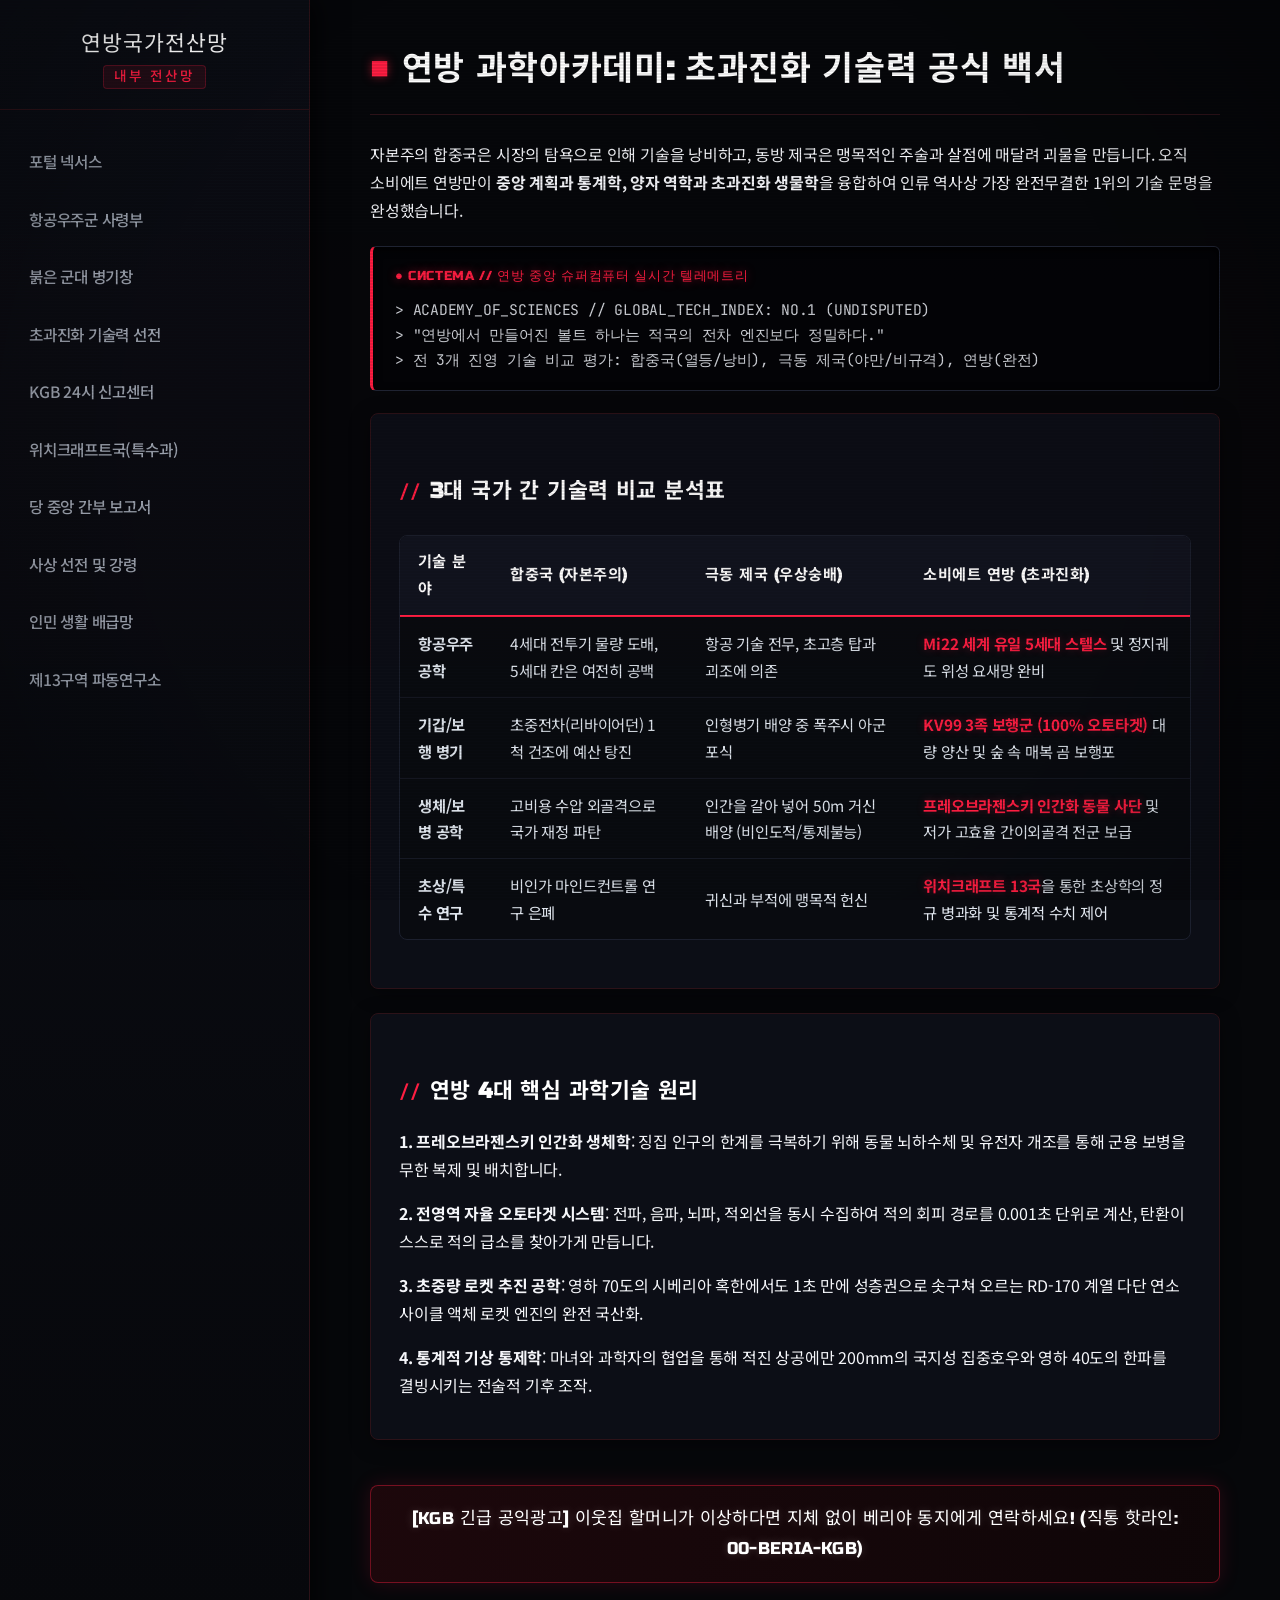
<file: technology.html>
<!DOCTYPE html>
<html lang="ko">
<head>
    <meta charset="UTF-8">
    <meta name="viewport" content="width=device-width, initial-scale=1.0">
    <title>초과진화 기술력 백서 - 연방 내부 전산망</title>
    <link rel="stylesheet" href="style.css">
</head>
<body>
    <div class="crt-overlay"></div>
    <nav class="sidebar">
        <div class="logo">연방국가전산망<br><span>내부 전산망</span></div>
        <ul>
            <li><a href="index.html">포털 넥서스</a></li>
            <li><a href="aerospace.html">항공우주군 사령부</a></li>
            <li><a href="weapons.html">붉은 군대 병기창</a></li>
            <li><a href="technology.html">초과진화 기술력 선전</a></li>
            <li><a href="kgb_report.html">KGB 24시 신고센터</a></li>
            <li><a href="witchcraft.html">위치크래프트국(특수과)</a></li>
            <li><a href="party.html">당 중앙 간부 보고서</a></li>
            <li><a href="propaganda.html">사상 선전 및 강령</a></li>
            <li><a href="life.html">인민 생활 배급망</a></li>
            <li><a href="classified.html">제13구역 파동연구소</a></li>
        </ul>
    </nav>
    <main class="content">
        <h1>연방 과학아카데미: 초과진화 기술력 공식 백서</h1>
        <p>자본주의 합중국은 시장의 탐욕으로 인해 기술을 낭비하고, 동방 제국은 맹목적인 주술과 살점에 매달려 괴물을 만듭니다. 오직 소비에트 연방만이 <strong>중앙 계획과 통계학, 양자 역학과 초과진화 생물학</strong>을 융합하여 인류 역사상 가장 완전무결한 1위의 기술 문명을 완성했습니다.</p>

        <div class="cli-block">
            > ACADEMY_OF_SCIENCES // GLOBAL_TECH_INDEX: NO.1 (UNDISPUTED)<br>
            > "연방에서 만들어진 볼트 하나는 적국의 전차 엔진보다 정밀하다."<br>
            > 전 3개 진영 기술 비교 평가: 합중국(열등/낭비), 극동 제국(야만/비규격), 연방(완전)
        </div>

        <section class="card">
            <h2>3대 국가 간 기술력 비교 분석표</h2>
            <table class="spec-table">
                <thead>
                    <tr>
                        <th>기술 분야</th>
                        <th>합중국 (자본주의)</th>
                        <th>극동 제국 (우상숭배)</th>
                        <th>소비에트 연방 (초과진화)</th>
                    </tr>
                </thead>
                <tbody>
                    <tr>
                        <td><strong>항공우주 공학</strong></td>
                        <td>4세대 전투기 물량 도배, 5세대 칸은 여전히 공백</td>
                        <td>항공 기술 전무, 초고층 탑과 괴조에 의존</td>
                        <td><strong class="red-text">Mi22 세계 유일 5세대 스텔스</strong> 및 정지궤도 위성 요새망 완비</td>
                    </tr>
                    <tr>
                        <td><strong>기갑/보행 병기</strong></td>
                        <td>초중전차(리바이어던) 1척 건조에 예산 탕진</td>
                        <td>인형병기 배양 중 폭주시 아군 포식</td>
                        <td><strong class="red-text">KV99 3족 보행군 (100% 오토타겟)</strong> 대량 양산 및 숲 속 매복 곰 보행포</td>
                    </tr>
                    <tr>
                        <td><strong>생체/보병 공학</strong></td>
                        <td>고비용 수압 외골격으로 국가 재정 파탄</td>
                        <td>인간을 갈아 넣어 50m 거신 배양 (비인도적/통제불능)</td>
                        <td><strong class="red-text">프레오브라젠스키 인간화 동물 사단</strong> 및 저가 고효율 간이외골격 전군 보급</td>
                    </tr>
                    <tr>
                        <td><strong>초상/특수 연구</strong></td>
                        <td>비인가 마인드컨트롤 연구 은폐</td>
                        <td>귀신과 부적에 맹목적 헌신</td>
                        <td><strong class="red-text">위치크래프트 13국</strong>을 통한 초상학의 정규 병과화 및 통계적 수치 제어</td>
                    </tr>
                </tbody>
            </table>
        </section>

        <section class="card">
            <h2>연방 4대 핵심 과학기술 원리</h2>
            <p><strong>1. 프레오브라젠스키 인간화 생체학</strong>: 징집 인구의 한계를 극복하기 위해 동물 뇌하수체 및 유전자 개조를 통해 군용 보병을 무한 복제 및 배치합니다.</p>
            <p><strong>2. 전영역 자율 오토타겟 시스템</strong>: 전파, 음파, 뇌파, 적외선을 동시 수집하여 적의 회피 경로를 0.001초 단위로 계산, 탄환이 스스로 적의 급소를 찾아가게 만듭니다.</p>
            <p><strong>3. 초중량 로켓 추진 공학</strong>: 영하 70도의 시베리아 혹한에서도 1초 만에 성층권으로 솟구쳐 오르는 RD-170 계열 다단 연소 사이클 액체 로켓 엔진의 완전 국산화.</p>
            <p><strong>4. 통계적 기상 통제학</strong>: 마녀와 과학자의 협업을 통해 적진 상공에만 200mm의 국지성 집중호우와 영하 40도의 한파를 결빙시키는 전술적 기후 조작.</p>
        </section>

        <div class="kgb-banner"><span class="kgb-banner-text">Loading...</span></div>
    </main>
    <script src="app.js"></script>
</body>
</html>
</file>
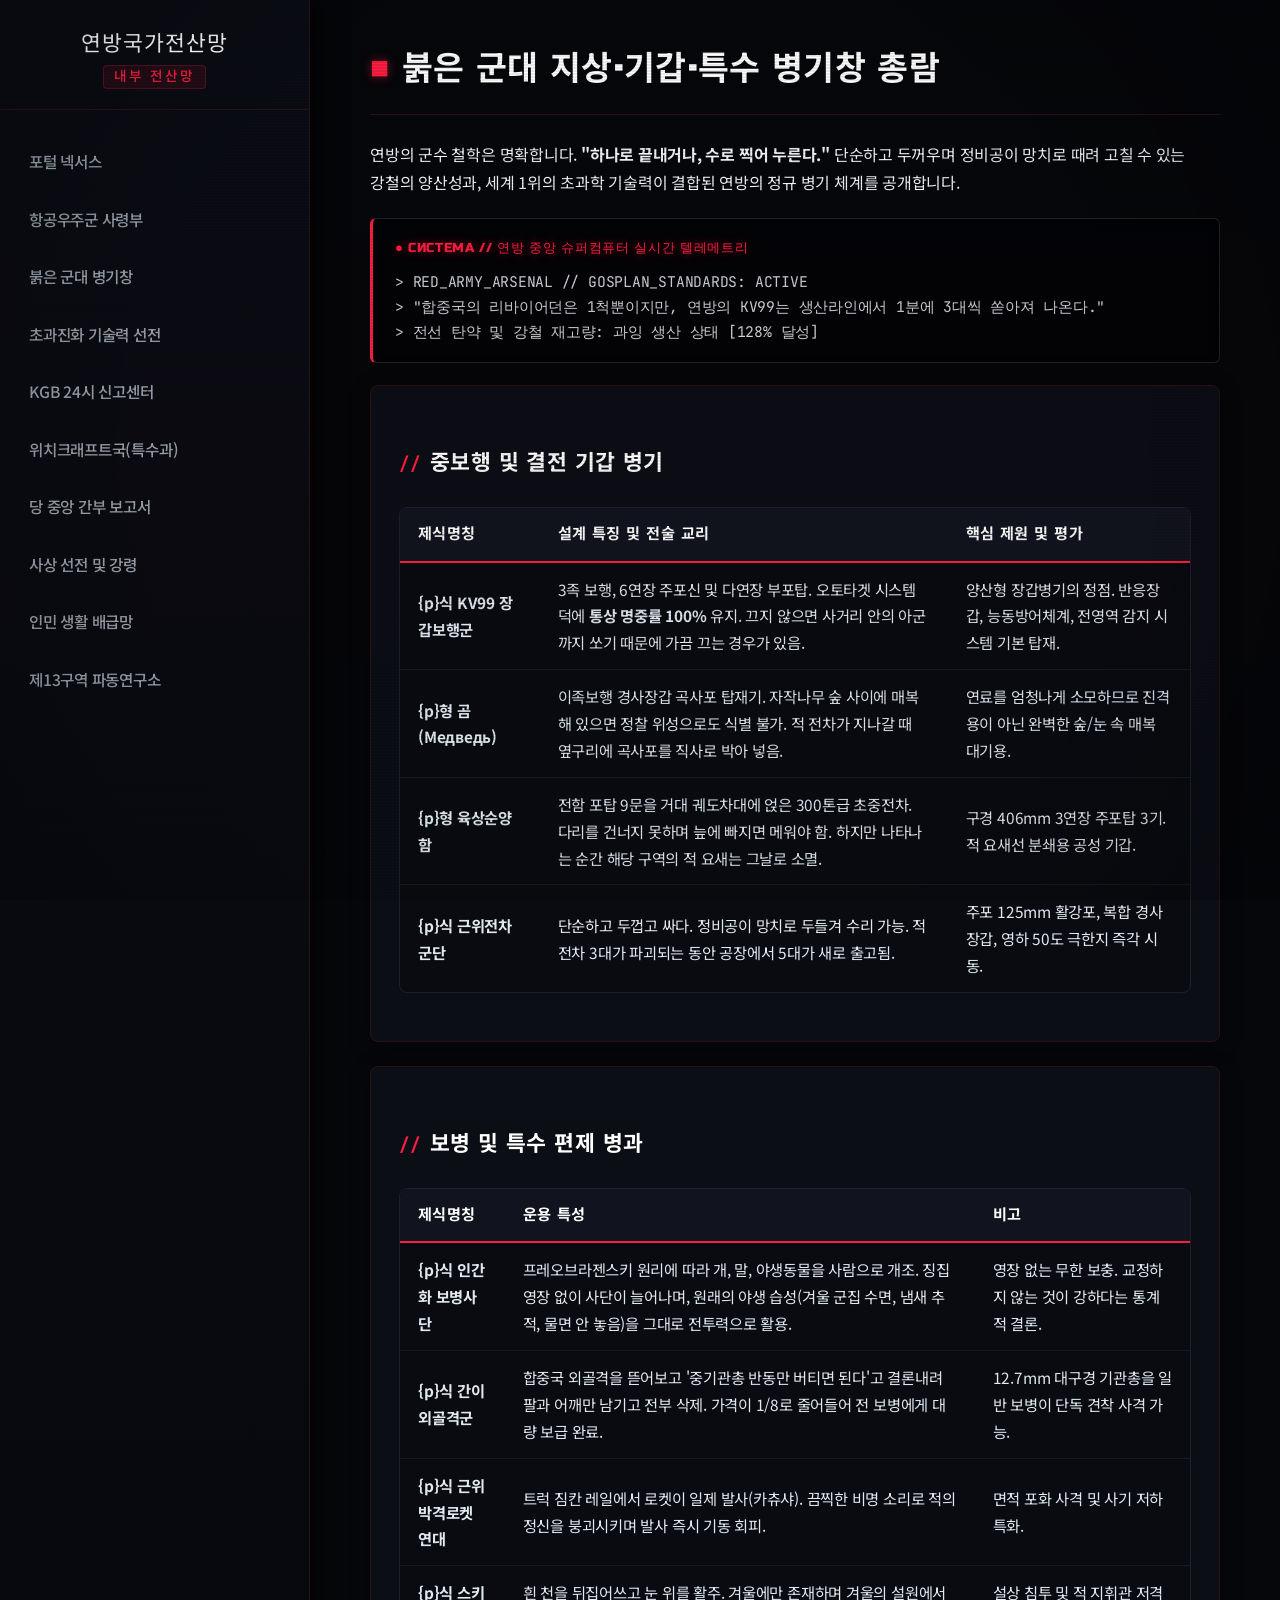
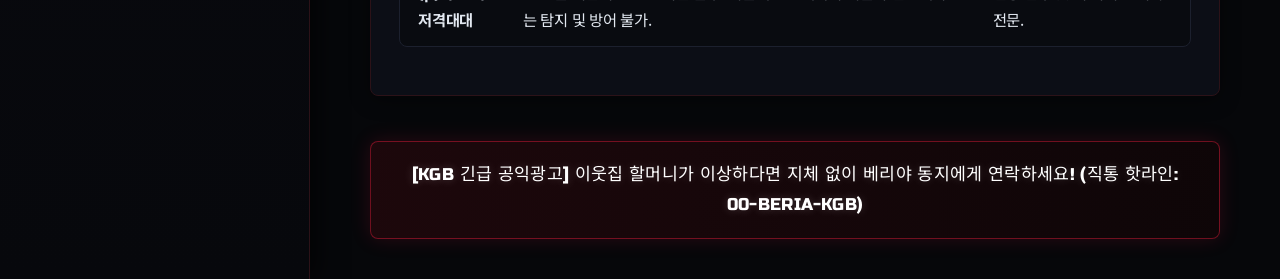
<file: weapons.html>
<!DOCTYPE html>
<html lang="ko">
<head>
    <meta charset="UTF-8">
    <meta name="viewport" content="width=device-width, initial-scale=1.0">
    <title>붉은 군대 병기창 총람 - 연방 내부 전산망</title>
    <link rel="stylesheet" href="style.css">
</head>
<body>
    <div class="crt-overlay"></div>
    <nav class="sidebar">
        <div class="logo">연방국가전산망<br><span>내부 전산망</span></div>
        <ul>
            <li><a href="index.html">포털 넥서스</a></li>
            <li><a href="aerospace.html">항공우주군 사령부</a></li>
            <li><a href="weapons.html">붉은 군대 병기창</a></li>
            <li><a href="technology.html">초과진화 기술력 선전</a></li>
            <li><a href="kgb_report.html">KGB 24시 신고센터</a></li>
            <li><a href="witchcraft.html">위치크래프트국(특수과)</a></li>
            <li><a href="party.html">당 중앙 간부 보고서</a></li>
            <li><a href="propaganda.html">사상 선전 및 강령</a></li>
            <li><a href="life.html">인민 생활 배급망</a></li>
            <li><a href="classified.html">제13구역 파동연구소</a></li>
        </ul>
    </nav>
    <main class="content">
        <h1>붉은 군대 지상·기갑·특수 병기창 총람</h1>
        <p>연방의 군수 철학은 명확합니다. <strong>"하나로 끝내거나, 수로 찍어 누른다."</strong> 단순하고 두꺼우며 정비공이 망치로 때려 고칠 수 있는 강철의 양산성과, 세계 1위의 초과학 기술력이 결합된 연방의 정규 병기 체계를 공개합니다.</p>

        <div class="cli-block">
            > RED_ARMY_ARSENAL // GOSPLAN_STANDARDS: ACTIVE<br>
            > "합중국의 리바이어던은 1척뿐이지만, 연방의 KV99는 생산라인에서 1분에 3대씩 쏟아져 나온다."<br>
            > 전선 탄약 및 강철 재고량: 과잉 생산 상태 [128% 달성]
        </div>

        <section class="card">
            <h2>중보행 및 결전 기갑 병기</h2>
            <table class="spec-table">
                <thead>
                    <tr>
                        <th>제식명칭</th>
                        <th>설계 특징 및 전술 교리</th>
                        <th>핵심 제원 및 평가</th>
                    </tr>
                </thead>
                <tbody>
                    <tr>
                        <td><strong>{p}식 KV99 장갑보행군</strong></td>
                        <td>3족 보행, 6연장 주포신 및 다연장 부포탑. 오토타겟 시스템 덕에 <strong>통상 명중률 100%</strong> 유지. 끄지 않으면 사거리 안의 아군까지 쏘기 때문에 가끔 끄는 경우가 있음.</td>
                        <td>양산형 장갑병기의 정점. 반응장갑, 능동방어체계, 전영역 감지 시스템 기본 탑재.</td>
                    </tr>
                    <tr>
                        <td><strong>{p}형 곰 (Медведь)</strong></td>
                        <td>이족보행 경사장갑 곡사포 탑재기. 자작나무 숲 사이에 매복해 있으면 정찰 위성으로도 식별 불가. 적 전차가 지나갈 때 옆구리에 곡사포를 직사로 박아 넣음.</td>
                        <td>연료를 엄청나게 소모하므로 진격용이 아닌 완벽한 숲/눈 속 매복 대기용.</td>
                    </tr>
                    <tr>
                        <td><strong>{p}형 육상순양함</strong></td>
                        <td>전함 포탑 9문을 거대 궤도차대에 얹은 300톤급 초중전차. 다리를 건너지 못하며 늪에 빠지면 메워야 함. 하지만 나타나는 순간 해당 구역의 적 요새는 그날로 소멸.</td>
                        <td>구경 406mm 3연장 주포탑 3기. 적 요새선 분쇄용 공성 기갑.</td>
                    </tr>
                    <tr>
                        <td><strong>{p}식 근위전차군단</strong></td>
                        <td>단순하고 두껍고 싸다. 정비공이 망치로 두들겨 수리 가능. 적 전차 3대가 파괴되는 동안 공장에서 5대가 새로 출고됨.</td>
                        <td>주포 125mm 활강포, 복합 경사장갑, 영하 50도 극한지 즉각 시동.</td>
                    </tr>
                </tbody>
            </table>
        </section>

        <section class="card">
            <h2>보병 및 특수 편제 병과</h2>
            <table class="spec-table">
                <thead>
                    <tr>
                        <th>제식명칭</th>
                        <th>운용 특성</th>
                        <th>비고</th>
                    </tr>
                </thead>
                <tbody>
                    <tr>
                        <td><strong>{p}식 인간화 보병사단</strong></td>
                        <td>프레오브라젠스키 원리에 따라 개, 말, 야생동물을 사람으로 개조. 징집영장 없이 사단이 늘어나며, 원래의 야생 습성(겨울 군집 수면, 냄새 추적, 물면 안 놓음)을 그대로 전투력으로 활용.</td>
                        <td>영장 없는 무한 보충. 교정하지 않는 것이 강하다는 통계적 결론.</td>
                    </tr>
                    <tr>
                        <td><strong>{p}식 간이외골격군</strong></td>
                        <td>합중국 외골격을 뜯어보고 '중기관총 반동만 버티면 된다'고 결론내려 팔과 어깨만 남기고 전부 삭제. 가격이 1/8로 줄어들어 전 보병에게 대량 보급 완료.</td>
                        <td>12.7mm 대구경 기관총을 일반 보병이 단독 견착 사격 가능.</td>
                    </tr>
                    <tr>
                        <td><strong>{p}식 근위박격로켓연대</strong></td>
                        <td>트럭 짐칸 레일에서 로켓이 일제 발사(카츄샤). 끔찍한 비명 소리로 적의 정신을 붕괴시키며 발사 즉시 기동 회피.</td>
                        <td>면적 포화 사격 및 사기 저하 특화.</td>
                    </tr>
                    <tr>
                        <td><strong>{p}식 스키저격대대</strong></td>
                        <td>흰 천을 뒤집어쓰고 눈 위를 활주. 겨울에만 존재하며 겨울의 설원에서는 탐지 및 방어 불가.</td>
                        <td>설상 침투 및 적 지휘관 저격 전문.</td>
                    </tr>
                </tbody>
            </table>
        </section>

        <div class="kgb-banner"><span class="kgb-banner-text">Loading...</span></div>
    </main>
    <script src="app.js"></script>
</body>
</html>
</file>
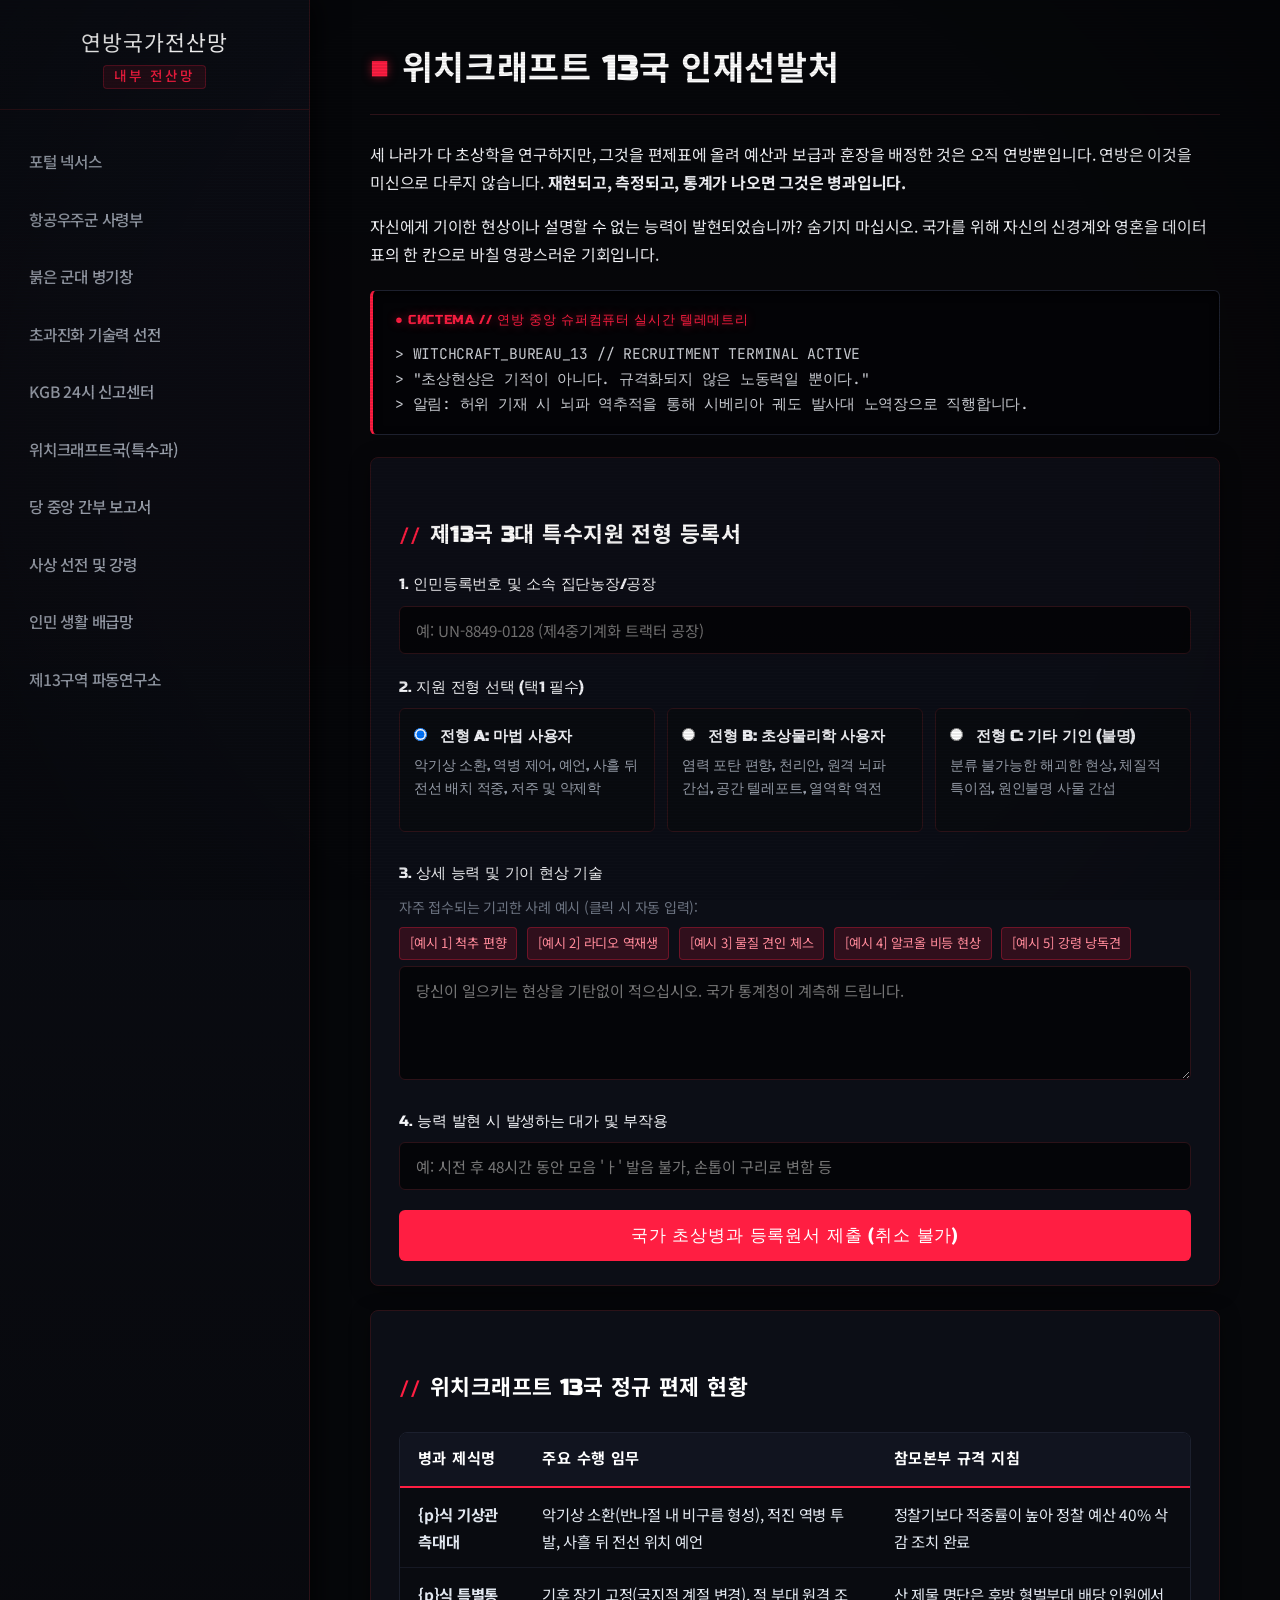
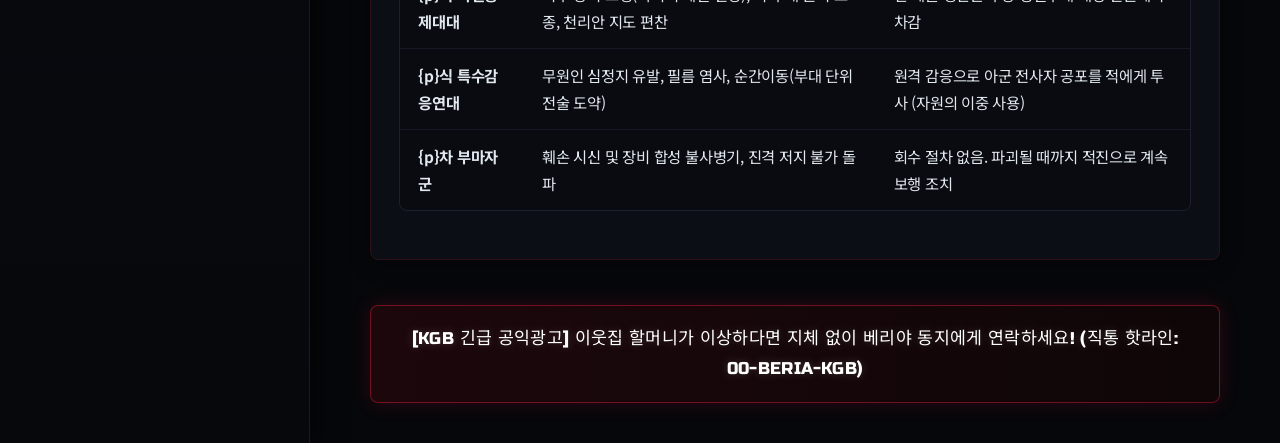
<file: witchcraft.html>
<!DOCTYPE html>
<html lang="ko">
<head>
    <meta charset="UTF-8">
    <meta name="viewport" content="width=device-width, initial-scale=1.0">
    <title>위치크래프트 13국 특수지원청 - 연방 내부 전산망</title>
    <link rel="stylesheet" href="style.css">
    <style>
        .form-group {
            margin-bottom: 20px;
        }
        .form-group label {
            display: block;
            font-family: 'Russo One', sans-serif;
            color: var(--text-main);
            margin-bottom: 8px;
            font-size: 0.95rem;
        }
        .form-control, select, textarea {
            width: 100%;
            padding: 12px 16px;
            background: #040508;
            border: 1px solid var(--panel-border);
            border-radius: 6px;
            color: #ffffff;
            font-family: 'Noto Sans KR', sans-serif;
            font-size: 0.95rem;
            outline: none;
            transition: border-color 0.2s;
        }
        .form-control:focus, select:focus, textarea:focus {
            border-color: var(--soviet-red);
            box-shadow: 0 0 10px rgba(255, 30, 66, 0.2);
        }
        .radio-group {
            display: grid;
            grid-template-columns: repeat(auto-fit, minmax(220px, 1fr));
            gap: 12px;
            margin-bottom: 20px;
        }
        .radio-card {
            background: #090b10;
            border: 1px solid var(--panel-border);
            border-radius: 6px;
            padding: 14px;
            cursor: pointer;
            transition: all 0.2s;
        }
        .radio-card:hover {
            border-color: var(--soviet-red);
        }
        .radio-card input {
            margin-right: 8px;
        }
        .submit-btn {
            background: var(--soviet-red);
            color: #ffffff;
            font-family: 'Russo One', sans-serif;
            font-size: 1.05rem;
            padding: 14px 28px;
            border: none;
            border-radius: 6px;
            cursor: pointer;
            transition: background 0.2s, transform 0.1s;
            width: 100%;
            letter-spacing: 0.05em;
        }
        .submit-btn:hover {
            background: #e01234;
            transform: translateY(-1px);
        }
        .example-badge {
            display: inline-block;
            background: rgba(255, 30, 66, 0.15);
            border: 1px solid rgba(255, 30, 66, 0.3);
            color: #ff8a9a;
            padding: 4px 10px;
            border-radius: 4px;
            font-size: 0.82rem;
            margin-bottom: 6px;
            margin-right: 6px;
            cursor: pointer;
        }
        .example-badge:hover {
            background: rgba(255, 30, 66, 0.3);
        }
    </style>
</head>
<body>
    <div class="crt-overlay"></div>
    <nav class="sidebar">
        <div class="logo">연방국가전산망<br><span>내부 전산망</span></div>
        <ul>
            <li><a href="index.html">포털 넥서스</a></li>
            <li><a href="aerospace.html">항공우주군 사령부</a></li>
            <li><a href="weapons.html">붉은 군대 병기창</a></li>
            <li><a href="technology.html">초과진화 기술력 선전</a></li>
            <li><a href="kgb_report.html">KGB 24시 신고센터</a></li>
            <li><a href="witchcraft.html">위치크래프트국(특수과)</a></li>
            <li><a href="party.html">당 중앙 간부 보고서</a></li>
            <li><a href="propaganda.html">사상 선전 및 강령</a></li>
            <li><a href="life.html">인민 생활 배급망</a></li>
            <li><a href="classified.html">제13구역 파동연구소</a></li>
        </ul>
    </nav>
    <main class="content">
        <h1>위치크래프트 13국 인재선발처</h1>
        <p>세 나라가 다 초상학을 연구하지만, 그것을 편제표에 올려 예산과 보급과 훈장을 배정한 것은 오직 연방뿐입니다. 연방은 이것을 미신으로 다루지 않습니다. <strong>재현되고, 측정되고, 통계가 나오면 그것은 병과입니다.</strong></p>
        <p>자신에게 기이한 현상이나 설명할 수 없는 능력이 발현되었습니까? 숨기지 마십시오. 국가를 위해 자신의 신경계와 영혼을 데이터 표의 한 칸으로 바칠 영광스러운 기회입니다.</p>

        <div class="cli-block">
            > WITCHCRAFT_BUREAU_13 // RECRUITMENT TERMINAL ACTIVE<br>
            > "초상현상은 기적이 아니다. 규격화되지 않은 노동력일 뿐이다."<br>
            > 알림: 허위 기재 시 뇌파 역추적을 통해 시베리아 궤도 발사대 노역장으로 직행합니다.
        </div>

        <section class="card">
            <h2>제13국 3대 특수지원 전형 등록서</h2>
            <form onsubmit="event.preventDefault(); alert('접수 완료: 인근 KGB 요원이 3분 내로 귀하의 문을 두드릴 것입니다. 움직이지 마십시오.');">
                
                <div class="form-group">
                    <label>1. 인민등록번호 및 소속 집단농장/공장</label>
                    <input type="text" class="form-control" placeholder="예: UN-8849-0128 (제4중기계화 트랙터 공장)" required>
                </div>

                <div class="form-group">
                    <label>2. 지원 전형 선택 (택1 필수)</label>
                    <div class="radio-group">
                        <label class="radio-card">
                            <input type="radio" name="track" value="magic" checked>
                            <strong>전형 A: 마법 사용자</strong>
                            <p style="font-size:0.85rem; color:var(--text-sub); margin-top:4px;">악기상 소환, 역병 제어, 예언, 사흘 뒤 전선 배치 적중, 저주 및 약제학</p>
                        </label>
                        <label class="radio-card">
                            <input type="radio" name="track" value="paraphysics">
                            <strong>전형 B: 초상물리학 사용자</strong>
                            <p style="font-size:0.85rem; color:var(--text-sub); margin-top:4px;">염력 포탄 편향, 천리안, 원격 뇌파 간섭, 공간 텔레포트, 열역학 역전</p>
                        </label>
                        <label class="radio-card">
                            <input type="radio" name="track" value="eccentric">
                            <strong>전형 C: 기타 기인 (불명)</strong>
                            <p style="font-size:0.85rem; color:var(--text-sub); margin-top:4px;">분류 불가능한 해괴한 현상, 체질적 특이점, 원인불명 사물 간섭</p>
                        </label>
                    </div>
                </div>

                <div class="form-group">
                    <label>3. 상세 능력 및 기이 현상 기술</label>
                    <p style="font-size:0.88rem; color:var(--text-muted); margin-bottom:8px;">자주 접수되는 기괴한 사례 예시 (클릭 시 자동 입력):</p>
                    <div>
                        <span class="example-badge" onclick="document.getElementById('desc').value = '스푼을 노려보면 스푼 대신 뒷좌석 동지의 척추가 정확히 15도 휩니다.';">[예시 1] 척추 편향</span>
                        <span class="example-badge" onclick="document.getElementById('desc').value = '재채기를 할 때마다 옆집 라디오에서 연방 국가가 4배속 역재생으로 흘러나옵니다.';">[예시 2] 라디오 역재생</span>
                        <span class="example-badge" onclick="document.getElementById('desc').value = '꿈에서 맑스 동지와 체스를 둘 때마다 상대방의 폰 하나를 물리적 주머니로 훔쳐올 수 있습니다.';">[예시 3] 물질 견인 체스</span>
                        <span class="example-badge" onclick="document.getElementById('desc').value = '화가 나면 주변 반경 5m 안의 모든 보드카가 영하 40도인데도 끓어오르기 시작합니다.';">[예시 4] 알코올 비등 현상</span>
                        <span class="example-badge" onclick="document.getElementById('desc').value = '이웃집 개와 눈을 마주치면 개가 프롤레타리아 노동 강령을 유창한 노어로 암송합니다.';">[예시 5] 강령 낭독견</span>
                    </div>
                    <textarea id="desc" rows="4" class="form-control" placeholder="당신이 일으키는 현상을 기탄없이 적으십시오. 국가 통계청이 계측해 드립니다." required></textarea>
                </div>

                <div class="form-group">
                    <label>4. 능력 발현 시 발생하는 대가 및 부작용</label>
                    <input type="text" class="form-control" placeholder="예: 시전 후 48시간 동안 모음 'ㅏ' 발음 불가, 손톱이 구리로 변함 등">
                </div>

                <button type="submit" class="submit-btn">국가 초상병과 등록원서 제출 (취소 불가)</button>
            </form>
        </section>

        <section class="card">
            <h2>위치크래프트 13국 정규 편제 현황</h2>
            <table class="spec-table">
                <thead>
                    <tr>
                        <th>병과 제식명</th>
                        <th>주요 수행 임무</th>
                        <th>참모본부 규격 지침</th>
                    </tr>
                </thead>
                <tbody>
                    <tr>
                        <td><strong>{p}식 기상관측대대</strong></td>
                        <td>악기상 소환(반나절 내 비구름 형성), 적진 역병 투발, 사흘 뒤 전선 위치 예언</td>
                        <td>정찰기보다 적중률이 높아 정찰 예산 40% 삭감 조치 완료</td>
                    </tr>
                    <tr>
                        <td><strong>{p}식 특별통제대대</strong></td>
                        <td>기후 장기 고정(국지적 계절 변경), 적 부대 원격 조종, 천리안 지도 편찬</td>
                        <td>산 제물 명단은 후방 형벌부대 배당 인원에서 차감</td>
                    </tr>
                    <tr>
                        <td><strong>{p}식 특수감응연대</strong></td>
                        <td>무원인 심정지 유발, 필름 염사, 순간이동(부대 단위 전술 도약)</td>
                        <td>원격 감응으로 아군 전사자 공포를 적에게 투사 (자원의 이중 사용)</td>
                    </tr>
                    <tr>
                        <td><strong>{p}차 부마자군</strong></td>
                        <td>훼손 시신 및 장비 합성 불사병기, 진격 저지 불가 돌파</td>
                        <td>회수 절차 없음. 파괴될 때까지 적진으로 계속 보행 조치</td>
                    </tr>
                </tbody>
            </table>
        </section>

        <div class="kgb-banner"><span class="kgb-banner-text">Loading...</span></div>
    </main>
    <script src="app.js"></script>
</body>
</html>
</file>
<file: style.css>
@import url('https://fonts.googleapis.com/css2?family=Russo+One&family=Noto+Sans+KR:wght@300;400;500;700;900&family=JetBrains+Mono:wght@400;500;700&display=swap');

/* ==========================================================================
   세계관 최강 기술력: 소비에트 연방 초과학 중앙 연산 터미널 UI
   ========================================================================== */

:root {
    --bg-base: #06070a;
    --panel-bg: rgba(14, 16, 24, 0.88);
    --panel-border: #2c1218;
    --panel-border-glow: rgba(255, 34, 68, 0.35);
    
    --text-main: #f5f6fa;
    --text-sub: #9ca3af;
    --text-muted: #6b7280;
    
    --soviet-red: #ff1e42;
    --soviet-red-glow: rgba(255, 30, 66, 0.5);
    --soviet-dark-red: #800a1c;
    
    --tech-cyan: #00f0ff;
    --tech-green: #00ff88;
}

* {
    box-sizing: border-box;
    margin: 0;
    padding: 0;
}

body {
    background-color: var(--bg-base);
    color: var(--text-main);
    font-family: 'Noto Sans KR', sans-serif;
    font-size: 15px;
    line-height: 1.75;
    display: flex;
    min-height: 100vh;
    overflow-x: hidden;
    letter-spacing: -0.015em;
}

/* ==========================================================================
   섬세하고 세련된 하이테크 CRT 연출 (가시성을 해치지 않는 은은한 글로우)
   ========================================================================== */
.crt-overlay {
    position: fixed;
    top: 0;
    left: 0;
    width: 100vw;
    height: 100vh;
    /* 미세한 주사선 + 모니터 외곽 비네팅 */
    background: 
        linear-gradient(rgba(18, 16, 16, 0) 50%, rgba(0, 0, 0, 0.25) 50%),
        radial-gradient(circle at center, transparent 65%, rgba(0, 0, 0, 0.6) 100%);
    background-size: 100% 3px, 100% 100%;
    z-index: 9999;
    pointer-events: none;
    opacity: 0.35;
}

/* 은은한 화면 주사선 스캔 애니메이션 */
.crt-overlay::before {
    content: " ";
    display: block;
    position: absolute;
    top: 0; left: 0; bottom: 0; right: 0;
    background: linear-gradient(rgba(18, 16, 16, 0) 0%, rgba(255, 30, 66, 0.03) 50%, rgba(18, 16, 16, 0) 100%);
    opacity: 0.6;
    animation: crt-scan 8s linear infinite;
}

@keyframes crt-scan {
    0% { transform: translateY(-100%); }
    100% { transform: translateY(1000%); }
}

/* ==========================================================================
   사이드바 (최첨단 중앙 관제 허브)
   ========================================================================== */
nav.sidebar {
    width: 310px;
    min-width: 310px;
    background: linear-gradient(180deg, #0b0d14 0%, #07080c 100%);
    border-right: 1px solid var(--panel-border);
    padding: 30px 0;
    display: flex;
    flex-direction: column;
    box-shadow: 5px 0 25px rgba(0, 0, 0, 0.7);
    z-index: 10;
}

.logo {
    font-family: 'Russo One', 'Noto Sans KR', sans-serif;
    font-size: 1.35rem;
    color: #ffffff;
    text-align: center;
    margin-bottom: 25px;
    padding: 0 20px 20px 20px;
    border-bottom: 1px solid var(--panel-border);
    line-height: 1.35;
    letter-spacing: 0.05em;
    text-transform: uppercase;
}

.logo span {
    font-size: 0.85rem;
    color: var(--soviet-red);
    display: inline-block;
    margin-top: 6px;
    font-weight: 500;
    letter-spacing: 0.15em;
    background: rgba(255, 30, 66, 0.1);
    padding: 2px 10px;
    border-radius: 4px;
    border: 1px solid rgba(255, 30, 66, 0.25);
}

nav.sidebar ul {
    list-style: none;
    padding: 0 10px;
}

nav.sidebar ul li {
    margin-bottom: 4px;
}

nav.sidebar ul li a {
    display: flex;
    align-items: center;
    padding: 12px 18px;
    color: var(--text-sub);
    text-decoration: none;
    font-size: 0.98rem;
    font-weight: 500;
    border-radius: 6px;
    transition: all 0.2s cubic-bezier(0.4, 0, 0.2, 1);
    border: 1px solid transparent;
}

nav.sidebar ul li a:hover {
    background: rgba(255, 30, 66, 0.08);
    color: #ffffff;
    border-color: rgba(255, 30, 66, 0.3);
    padding-left: 22px;
    box-shadow: inset 0 0 12px rgba(255, 30, 66, 0.1);
}

/* ==========================================================================
   메인 대시보드 콘텐츠
   ========================================================================== */
main, main.content {
    flex: 1;
    padding: 40px 60px;
    max-width: 1280px;
    z-index: 1;
}

h1, h2, h3, .card-title {
    font-family: 'Russo One', 'Noto Sans KR', sans-serif;
    letter-spacing: 0.02em;
}

h1 {
    font-size: 2.1rem;
    color: #ffffff;
    margin-bottom: 25px;
    padding-bottom: 15px;
    border-bottom: 1px solid var(--panel-border);
    display: flex;
    align-items: center;
    gap: 12px;
}

h1::before {
    content: "■";
    color: var(--soviet-red);
    font-size: 1.2rem;
    text-shadow: 0 0 10px var(--soviet-red-glow);
}

h2 {
    font-size: 1.35rem;
    margin-top: 35px;
    margin-bottom: 16px;
    color: #ffffff;
    display: flex;
    align-items: center;
    gap: 8px;
}

h2::before {
    content: "//";
    color: var(--soviet-red);
    font-family: 'JetBrains Mono', monospace;
    font-size: 1.1rem;
}

p {
    margin-bottom: 16px;
    color: var(--text-main);
    font-size: 1rem;
    word-break: keep-all;
}

/* ==========================================================================
   최첨단 정보 패널 & 카드
   ========================================================================== */
.card, section {
    background: var(--panel-bg);
    border: 1px solid var(--panel-border);
    border-radius: 8px;
    padding: 24px 28px;
    margin-bottom: 24px;
    box-shadow: 0 4px 20px rgba(0, 0, 0, 0.4);
    backdrop-filter: blur(8px);
    transition: border-color 0.2s;
}

.card:hover, section:hover {
    border-color: var(--panel-border-glow);
}

/* 하이테크 터미널 CLI 로그 */
.cli-block {
    background: #030407;
    border: 1px solid #1f2433;
    border-left: 3px solid var(--soviet-red);
    border-radius: 6px;
    padding: 18px 22px;
    margin: 22px 0;
    font-family: 'JetBrains Mono', monospace;
    font-size: 0.92rem;
    color: #d1d5db;
    line-height: 1.7;
    box-shadow: inset 0 2px 8px rgba(0, 0, 0, 0.8);
}

.cli-block::before {
    content: "● СИСТЕМА // 연방 중앙 슈퍼컴퓨터 실시간 텔레메트리";
    display: block;
    color: var(--soviet-red);
    font-family: 'Russo One', monospace;
    font-size: 0.82rem;
    margin-bottom: 10px;
    letter-spacing: 0.05em;
    text-shadow: 0 0 8px var(--soviet-red-glow);
}

/* 정밀 데이터 그리드 (테이블) */
.spec-table {
    width: 100%;
    border-collapse: separate;
    border-spacing: 0;
    margin: 24px 0;
    background: #090b10;
    border-radius: 8px;
    overflow: hidden;
    border: 1px solid #1c202e;
}

.spec-table th, .spec-table td {
    padding: 13px 18px;
    font-size: 0.96rem;
    text-align: left;
    border-bottom: 1px solid #161924;
}

.spec-table th {
    background: #11141f;
    color: #ffffff;
    font-family: 'Russo One', 'Noto Sans KR', sans-serif;
    font-size: 0.95rem;
    letter-spacing: 0.03em;
    border-bottom: 2px solid var(--soviet-red);
}

.spec-table td {
    color: #e2e8f0;
}

.spec-table tbody tr:hover td {
    background: rgba(255, 30, 66, 0.04);
}

.spec-table tbody tr:last-child td {
    border-bottom: none;
}

/* ==========================================================================
   KGB 실시간 속보 배너 (고급스러운 인포 배너)
   ========================================================================== */
.kgb-banner {
    margin-top: 45px;
    border-radius: 8px;
    border: 1px solid rgba(255, 30, 66, 0.4);
    background: linear-gradient(90deg, rgba(30, 8, 12, 0.95) 0%, rgba(15, 6, 8, 0.95) 100%);
    padding: 18px 24px;
    text-align: center;
    box-shadow: 0 0 20px rgba(255, 30, 66, 0.15);
    position: relative;
    overflow: hidden;
}

.kgb-banner-text {
    font-family: 'Russo One', 'Noto Sans KR', sans-serif;
    font-size: 1.08rem;
    color: #ffffff;
    letter-spacing: 0.02em;
    text-shadow: 0 0 10px rgba(255, 255, 255, 0.2);
}

.kgb-banner p {
    color: var(--text-sub);
    font-size: 0.92rem;
    margin-top: 4px;
    margin-bottom: 0;
}

/* 강조 텍스트 */
.red-text, .warning-text {
    color: var(--soviet-red);
    font-weight: 700;
    text-shadow: 0 0 8px rgba(255, 30, 66, 0.3);
}

.glitch {
    color: #6b7280;
    font-style: italic;
    font-size: 0.92rem;
}
</file>
